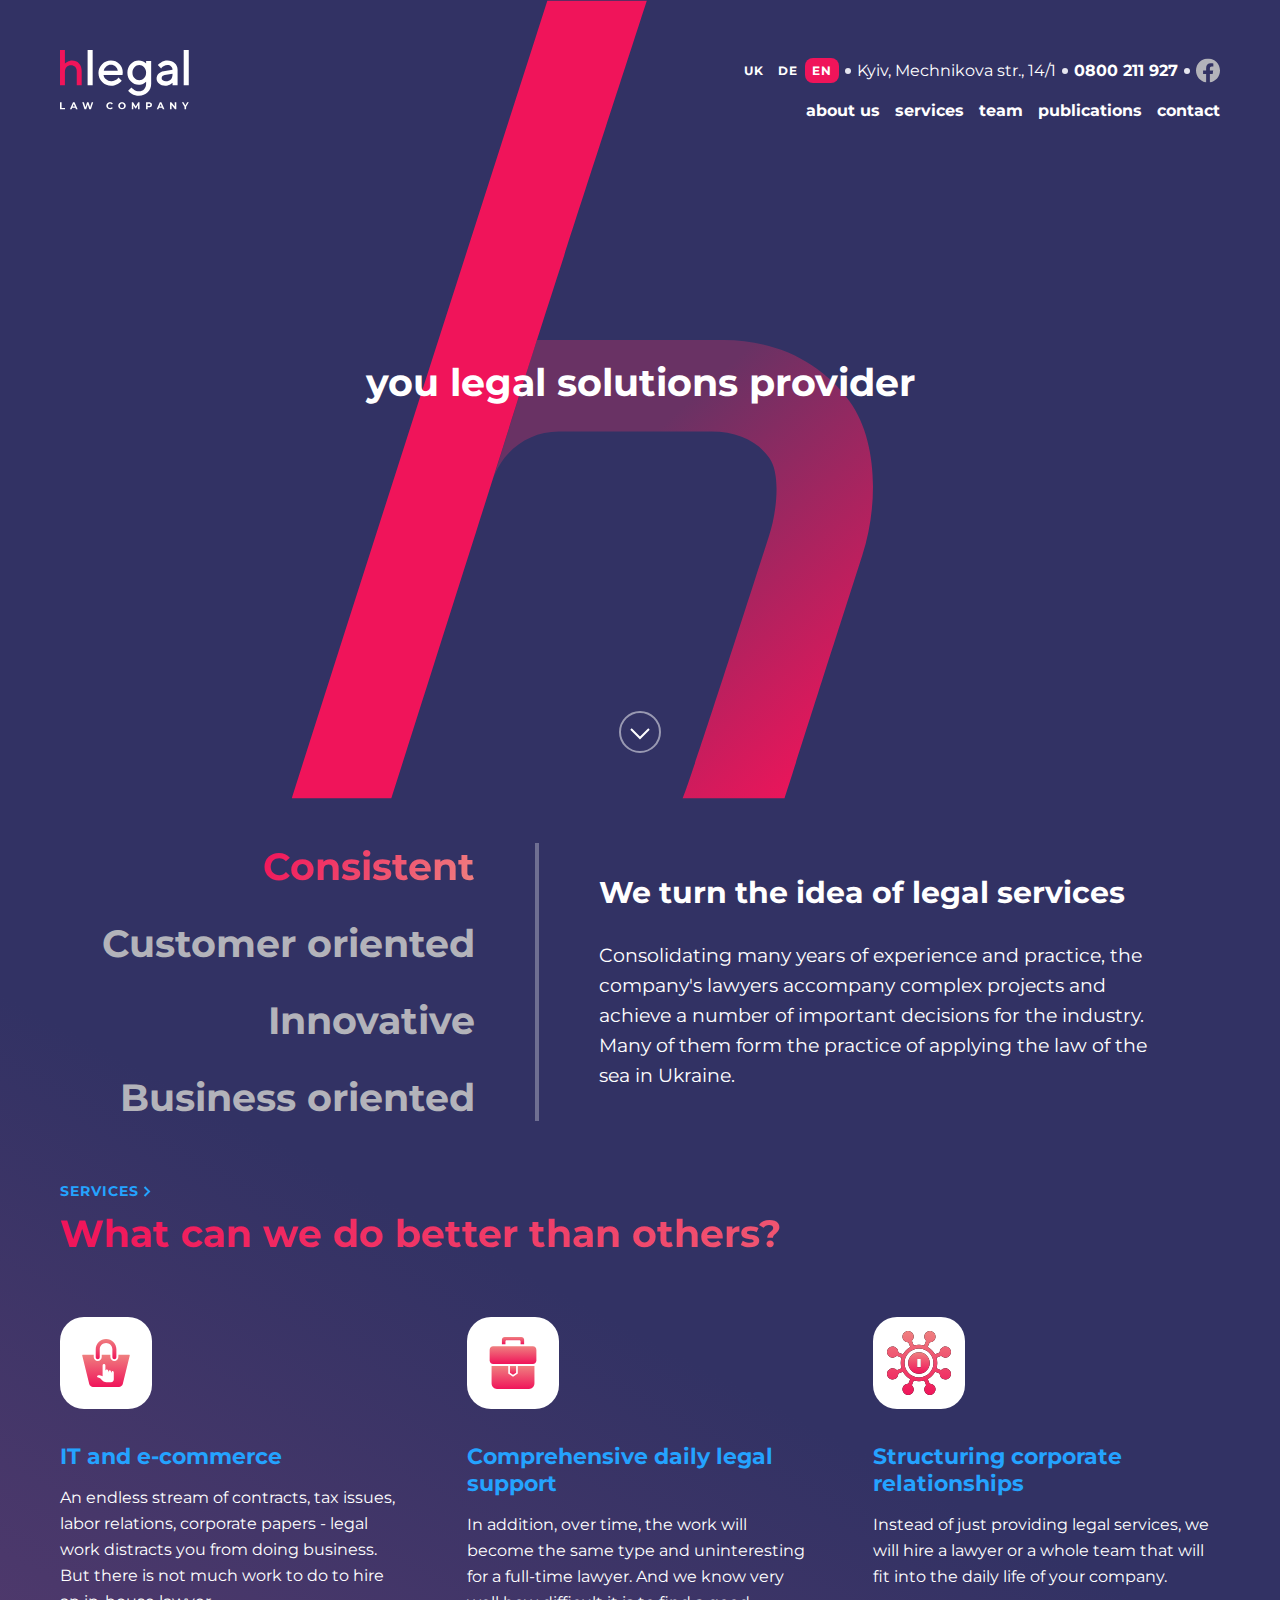
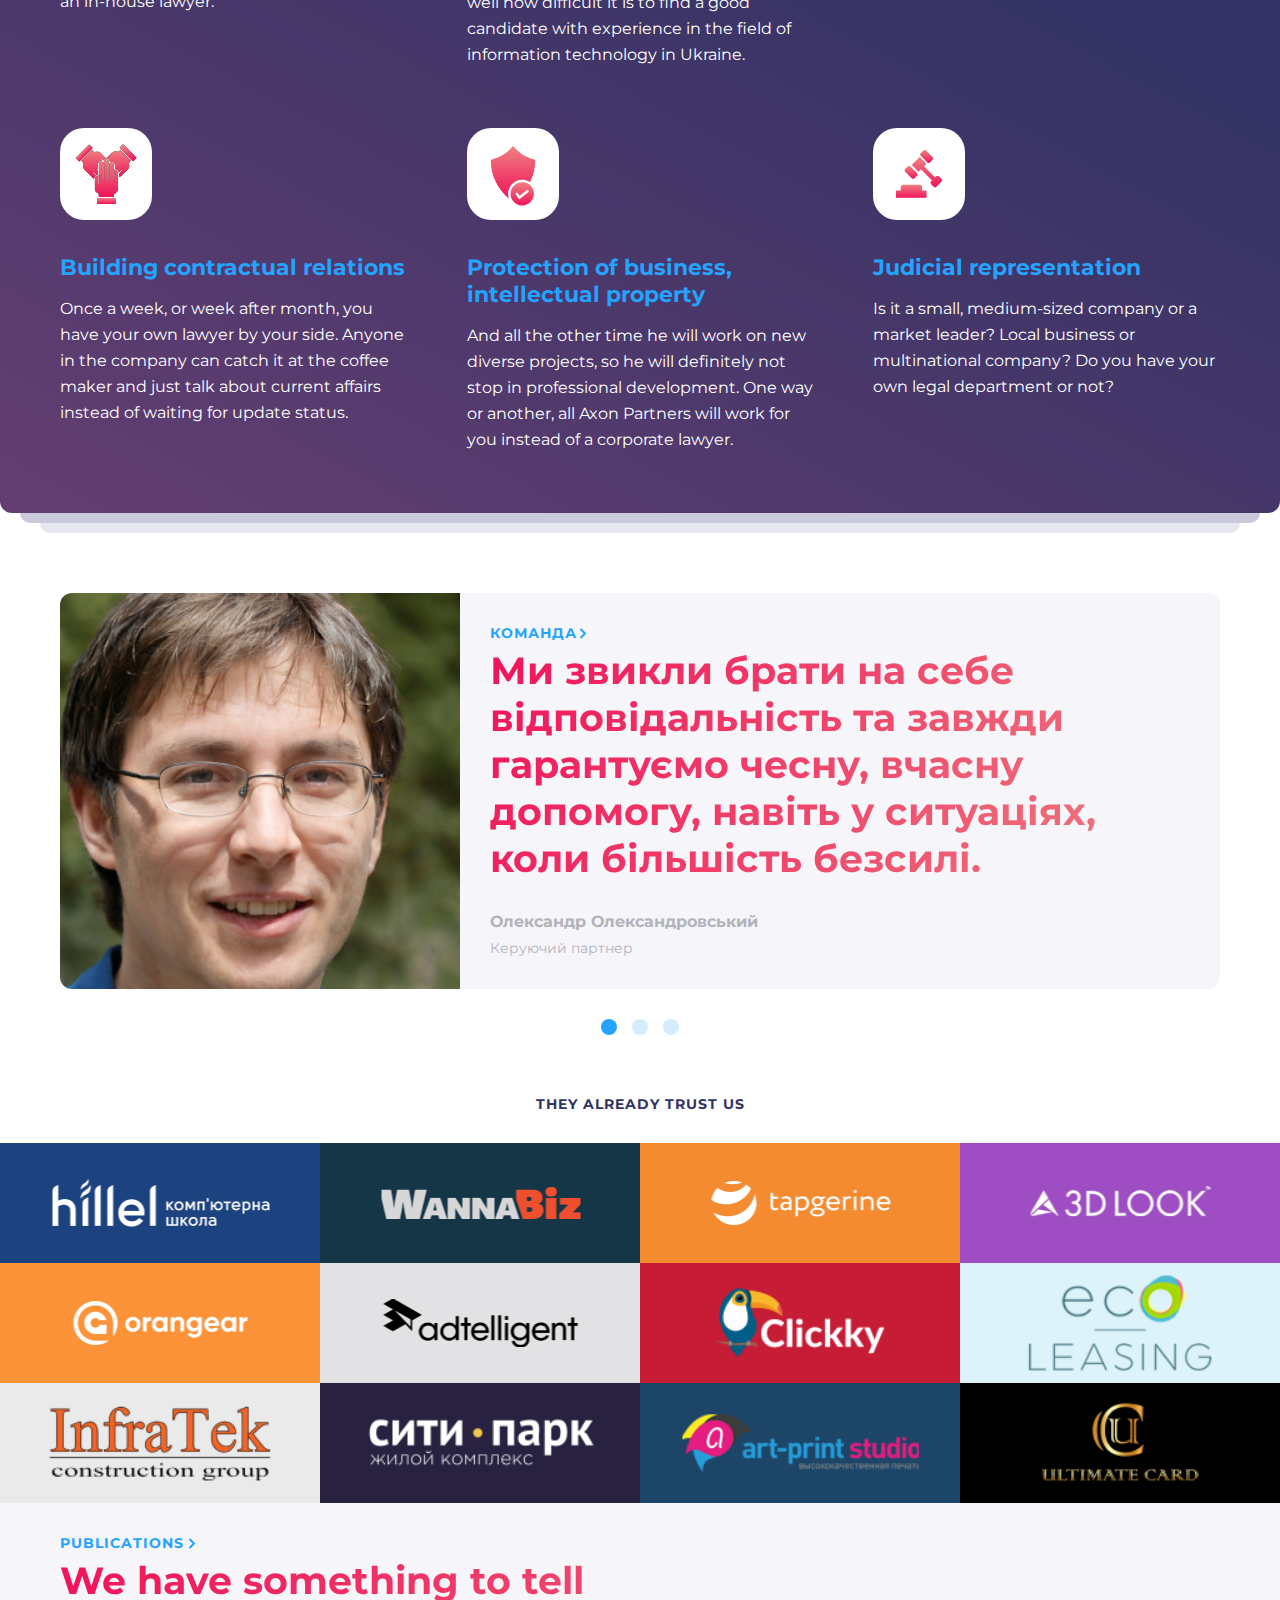
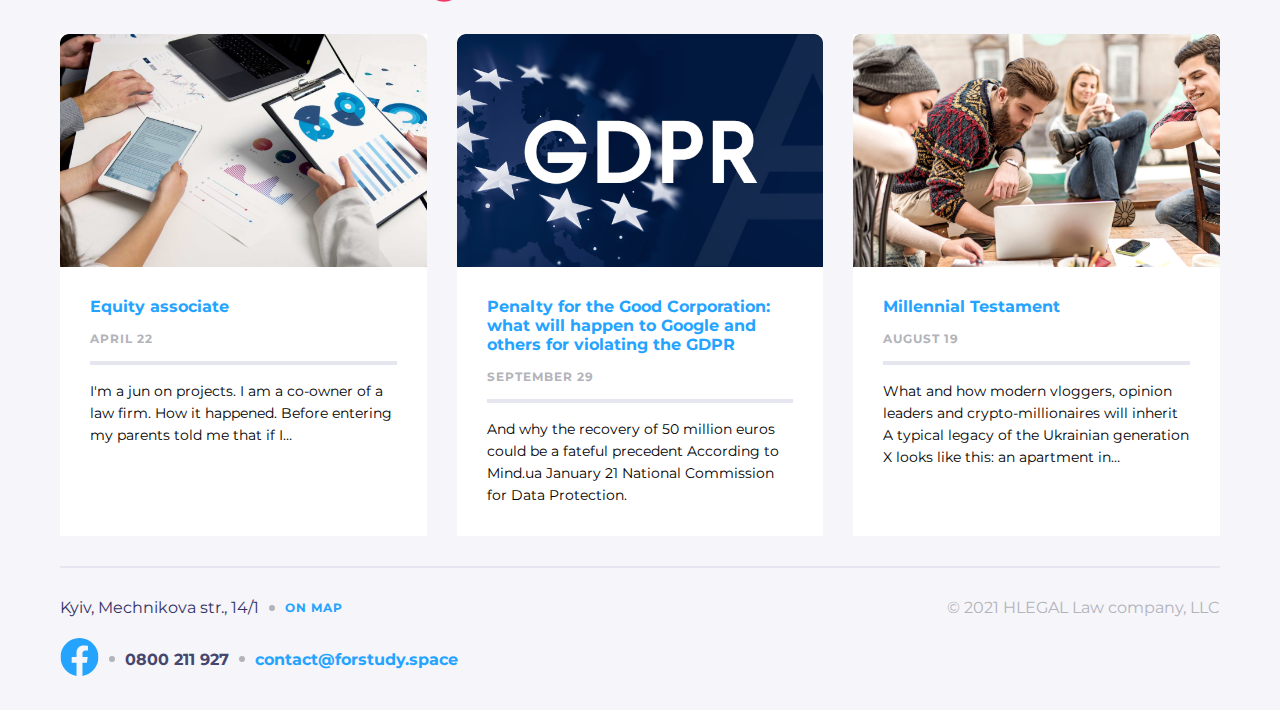
<file: index.html>
<!DOCTYPE html>
<html lang="en">

<head>
   <meta charset="UTF-8">
   <meta name="viewport" content="width=device-width, initial-scale=1.0">
   <link rel="preload" href="./fonts/Montserrat-Bold.woff" as="font" type="font/woff" crossorigin="anonymous">
   <link rel="preload" href="./fonts/Montserrat-Bold.woff2" as="font" type="font/woff" crossorigin="anonymous">
   <link rel="preload" href="./fonts/Montserrat-Regular.woff" as="font" type="font/woff" crossorigin="anonymous">
   <link rel="preload" href="./fonts/Montserrat-Regular.woff2" as="font" type="font/woff" crossorigin="anonymous">
   <link rel="stylesheet" href="css/style.css">
   <title>Homepage</title>
</head>

<body class="body">
   <div class="gradient">
      <div class="container container-header">

         <header class="header">
            <div class="header__info">
               <ul class="header__lang">
                  <li><a href="#">uk</a></li>
                  <li><a href="#">de</a></li>
                  <li><a class="active" href="#">en</a></li>
               </ul>
               <div class="header__adress">Kyiv, Mechnikova str., 14/1</div>
               <a class="header__phone" href="tel:0800211927">0800 211 927</a>
               <a class="header__fb" href="#" aria-label="facebook-logo">
                  <svg width="24" height="25" viewBox="0 0 24 25" fill="none" xmlns="http://www.w3.org/2000/svg">
                     <g clip-path="url(#clip0_22721_7601)">
                        <path class="hover"
                           d="M24 12.5733C24 5.90541 18.6274 0.5 12 0.5C5.37258 0.5 0 5.90541 0 12.5733C0 18.5995 4.38823 23.5943 10.125 24.5V16.0633H7.07813V12.5733H10.125V9.91343C10.125 6.88755 11.9165 5.21615 14.6576 5.21615C15.9705 5.21615 17.3438 5.45195 17.3438 5.45195V8.42313H15.8306C14.3399 8.42313 13.875 9.35379 13.875 10.3086V12.5733H17.2031L16.6711 16.0633H13.875V24.5C19.6118 23.5943 24 18.5995 24 12.5733Z"
                           fill="#B3B3BA" />
                     </g>
                     <defs>
                        <clipPath id="clip0_22721_7601">
                           <rect width="24" height="24" fill="white" transform="translate(0 0.5)" />
                        </clipPath>
                     </defs>
                  </svg>
               </a>
            </div>
            <div class="header__logo-box">
               <a class="logo" href="#">
                  <img class="header__logo-box-img" src="./img/logo.svg" alt="logo">
               </a>
               <div class="header__logo-box-page">
                  service
               </div>
            </div>
            <nav class="menu">
               <button class="menu__btn" type="button"></button>
               <ul class="menu__list">
                  <li><a class="menu__list-link" href="#">about us</a></li>
                  <li><a class="menu__list-link" href="#">services</a></li>
                  <li><a class="menu__list-link" href="#">team</a></li>
                  <li><a class="menu__list-link" href="#">publications</a></li>
                  <li><a class="menu__list-link" href="#">contact</a></li>
               </ul>
               <ul class="menu__burger">
                  <li><a class="menu__burger-link" href="#">about us</a></li>
                  <li><a class="menu__burger-link" href="#">послуги</a></li>
                  <li><a class="menu__burger-link" href="#">команда</a></li>
                  <li><a class="menu__burger-link red" href="#">публікації</a></li>
                  <li><a class="menu__burger-link bg" href="#">контакти</a></li>
               </ul>
            </nav>
         </header>

         <section class="solution">
            <h1 class="solution__title">you legal solutions provider</h1>
            <div class="solution__wrap">
               <a class="solution__wrap-link" href="#bottom" aria-label="link-to-section-below">
                  <svg xmlns="http://www.w3.org/2000/svg" width="42" height="42" viewBox="0 0 42 42" fill="none">
                     <g clip-path="url(#clip0_22728_11340)">
                        <circle class="circle" opacity="0.5" cx="21" cy="21" r="20" stroke="white" stroke-width="2" />
                        <path class=" circle circle-path" d="M12 18L21 27L30 18" stroke="white" stroke-width="2" />
                     </g>
                     <defs>
                        <clipPath id="clip0_22728_11340">
                           <rect width="42" height="42" fill="white" />
                        </clipPath>
                     </defs>
                  </svg>
               </a>
            </div>
         </section>
         <section class="scroll" id="bottom">
            <ul class="scroll__switch">
               <li><button class="scroll__switch-item active" type="button">Consistent</button></li>
               <li><button class="scroll__switch-item" type="button">Customer oriented</button></li>
               <li><button class="scroll__switch-item" type="button">Innovative</button></li>
               <li><button class="scroll__switch-item" type="button">Business oriented</button></li>
            </ul>
            <div class="scroll__content active">
               <h2 class="scroll__content-title">We turn the idea of legal services</h2>
               <p class="scroll__content-text active">Consolidating many years of experience and practice, the company's
                  lawyers accompany complex projects and achieve a number of important decisions for the industry. Many
                  of them form the practice of applying the law of the sea in Ukraine.</p>
            </div>
            <div class="scroll__content">
               <h2 class="scroll__content-title">We turn the idea of legal services</h2>
               <p class="scroll__content-text">Consolidating many years of experience and practice, the company's
                  lawyers accompany complex projects and achieve a number of important decisions for the industry. Many
                  of them form the practice of applying the law of the sea in Ukraine.</p>
            </div>
            <div class="scroll__content">
               <h2 class="scroll__content-title">We turn the idea of legal services</h2>
               <p class="scroll__content-text">Consolidating many years of experience and practice, the company's
                  lawyers accompany complex projects and achieve a number of important decisions for the industry. Many
                  of them form the practice of applying the law of the sea in Ukraine.</p>
            </div>
            <div class="scroll__content">
               <h2 class="scroll__content-title">We turn the idea of legal services</h2>
               <p class="scroll__content-text">Consolidating many years of experience and practice, the company's
                  lawyers accompany complex projects and achieve a number of important decisions for the industry. Many
                  of them form the practice of applying the law of the sea in Ukraine.</p>
            </div>
         </section>

         <section class="products">
            <a class="products__link" href="#">Services<svg xmlns="http://www.w3.org/2000/svg" width="12" height="13"
                  viewBox="0 0 12 13" fill="none">
                  <path class="products-hover" d="M3.5 2L8 6.5L3.5 11" stroke="#24A3FF" stroke-width="2" />
               </svg></a>
            <h2 class="products__title">What can we do better than others?</h2>
            <div class="products__wrap">
               <article class="products__wrap-item">
                  <a class="products__wrap-item-link" href="#"><svg width="92" height="92" viewBox="0 0 92 92"
                        fill="none" xmlns="http://www.w3.org/2000/svg">
                        <rect width="92" height="92" rx="24" fill="white" />
                        <path
                           d="M37.7339 42.125C38.8379 42.125 39.7339 41.229 39.7339 40.125V32.325C39.7339 28.838 42.5709 26 46.0579 26C49.5449 26 52.3829 28.838 52.3829 32.325V40.125C52.3829 41.229 53.2779 42.125 54.3829 42.125C55.4869 42.125 56.3829 41.229 56.3829 40.125V32.325C56.3839 26.632 51.7519 22 46.0579 22C40.3659 22 35.7339 26.632 35.7339 32.325V40.125C35.7339 41.229 36.6299 42.125 37.7339 42.125Z"
                           fill="url(#paint0_linear_22728_12612)" />
                        <path
                           d="M69 37.6309H58.384V40.1249C58.384 42.3309 56.59 44.1249 54.384 44.1249C52.178 44.1249 50.384 42.3309 50.384 40.1249V37.6309H41.735V40.1249C41.735 42.3309 39.941 44.1249 37.735 44.1249C35.529 44.1249 33.735 42.3309 33.735 40.1249V37.6309H23C22.448 37.6309 22.107 38.0659 22.238 38.6019L29.236 67.0989C29.658 68.7009 31.344 69.9999 33 69.9999H59C60.658 69.9999 62.342 68.7009 62.766 67.0989L69.762 38.6019C69.893 38.0649 69.553 37.6309 69 37.6309Z"
                           fill="url(#paint1_linear_22728_12612)" />
                        <path
                           d="M42.6001 48.4C42.6001 47.6265 43.2266 47 44.0001 47C44.7736 47 45.4001 47.6265 45.4001 48.4V55.35L45.4001 54C45.4001 53.2265 46.0266 52.6 46.8001 52.6C47.5736 52.6 48.2001 53.2265 48.2001 54V55.6764C48.2127 54.9141 48.8346 53.3 49.6 53.3C50.3731 53.3 50.9999 53.9268 51 54.7C51 54.7 51.0411 55.7411 51.1332 55.8033C51.3572 55.3285 51.8402 54 52.4 54C53.1732 54 53.8 54.6268 53.8 55.4V62.4C53.8 63.9463 52.5463 65.2 51 65.2H46.3198C44.8344 65.2 43.4099 64.6099 42.3599 63.5599L40.15 61.35L37 59.9402C37.0051 58.6033 38.0526 58.2 39.1 58.2C40.0023 58.2 40.8136 58.3407 42.6 59.25L42.6001 48.4Z"
                           fill="white" />
                        <defs>
                           <linearGradient id="paint0_linear_22728_12612" x1="46.0584" y1="22" x2="46.0584" y2="42.125"
                              gradientUnits="userSpaceOnUse">
                              <stop stop-color="#EF8080" />
                              <stop offset="1" stop-color="#F0145A" />
                           </linearGradient>
                           <linearGradient id="paint1_linear_22728_12612" x1="46" y1="37.6309" x2="46" y2="69.9999"
                              gradientUnits="userSpaceOnUse">
                              <stop stop-color="#EF8080" />
                              <stop offset="1" stop-color="#F0145A" />
                           </linearGradient>
                        </defs>
                     </svg></a>
                  <a class="products__wrap-item-title" href="#"><span class="span-upper">It</span> and e-commerce</a>
                  <p class="products__wrap-item-text">An endless stream of contracts, tax issues, labor relations,
                     corporate papers - legal work distracts you from doing business. But there is not much work to do
                     to hire an in-house lawyer.</p>
               </article>
               <article class="products__wrap-item">
                  <a class="products__wrap-item-link" href="#"><svg width="92" height="92" viewBox="0 0 92 92"
                        fill="none" xmlns="http://www.w3.org/2000/svg">
                        <rect width="92" height="92" rx="24" fill="white" />
                        <path fill-rule="evenodd" clip-rule="evenodd"
                           d="M67.4512 49.0781V66.3733C67.4512 69.4666 65.0269 72.0017 62.0631 72.0017H29.9701C27.0063 72.0017 24.582 69.4666 24.582 66.3733V49.0781H41.2481V56.5889L46.0166 59.7224L50.7851 56.5889V49.0781H67.4512Z"
                           fill="url(#paint0_linear_22728_12619)" />
                        <path fill-rule="evenodd" clip-rule="evenodd"
                           d="M42.9185 49.0781V55.6866L46.0166 57.7222L49.1146 55.6866V49.0781H42.9185Z"
                           fill="url(#paint1_linear_22728_12619)" />
                        <path fill-rule="evenodd" clip-rule="evenodd"
                           d="M26.0732 29.1445H65.9597C67.8421 29.1445 69.3805 30.8526 69.3805 32.94V43.1931C69.3805 45.2805 67.8421 46.9886 65.9597 46.9886H50.3137H41.7192H26.0732C24.1908 46.9886 22.6523 45.2805 22.6523 43.1931V32.94C22.6523 30.8526 24.1908 29.1445 26.0732 29.1445Z"
                           fill="url(#paint2_linear_22728_12619)" />
                        <path fill-rule="evenodd" clip-rule="evenodd"
                           d="M37.7117 19.9551H54.3213C55.8644 19.9551 57.1272 21.2179 57.1272 22.761V27.1384H53.5697V24.5516C53.5697 23.8542 52.9996 23.2817 52.3022 23.2817H39.7308C39.0334 23.2817 38.4633 23.8542 38.4633 24.5516V27.1384H34.9058V22.761C34.9058 21.2179 36.1686 19.9551 37.7117 19.9551Z"
                           fill="url(#paint3_linear_22728_12619)" />
                        <defs>
                           <linearGradient id="paint0_linear_22728_12619" x1="46.0166" y1="49.0781" x2="46.0166"
                              y2="72.0017" gradientUnits="userSpaceOnUse">
                              <stop stop-color="#EF8080" />
                              <stop offset="1" stop-color="#F0145A" />
                           </linearGradient>
                           <linearGradient id="paint1_linear_22728_12619" x1="46.0166" y1="49.0781" x2="46.0166"
                              y2="57.7222" gradientUnits="userSpaceOnUse">
                              <stop stop-color="#EF8080" />
                              <stop offset="1" stop-color="#F0145A" />
                           </linearGradient>
                           <linearGradient id="paint2_linear_22728_12619" x1="46.0164" y1="29.1445" x2="46.0164"
                              y2="46.9886" gradientUnits="userSpaceOnUse">
                              <stop stop-color="#EF8080" />
                              <stop offset="1" stop-color="#F0145A" />
                           </linearGradient>
                           <linearGradient id="paint3_linear_22728_12619" x1="46.0165" y1="19.9551" x2="46.0165"
                              y2="27.1384" gradientUnits="userSpaceOnUse">
                              <stop stop-color="#EF8080" />
                              <stop offset="1" stop-color="#F0145A" />
                           </linearGradient>
                        </defs>
                     </svg></a>
                  <a class="products__wrap-item-title" href="#">Comprehensive daily legal support</a>
                  <p class="products__wrap-item-text">In addition, over time, the work will become the same type and
                     uninteresting for a full-time lawyer. And we know very well how difficult it is to find a good
                     candidate with experience in the field of information technology in Ukraine.</p>
               </article>
               <article class="products__wrap-item">
                  <a class="products__wrap-item-link" href="#"><svg width="92" height="92" viewBox="0 0 92 92"
                        fill="none" xmlns="http://www.w3.org/2000/svg">
                        <rect width="92" height="92" rx="24" fill="white" />
                        <g clip-path="url(#clip0_22728_12626)">
                           <path
                              d="M74.5262 51.7273C73.8387 51.4426 73.115 51.2982 72.3751 51.2982C70.7434 51.2982 69.2361 51.9946 68.1895 53.1615L66.9695 52.6562L63.4894 51.2147C63.9833 49.5616 64.2498 47.8113 64.2498 45.9998C64.2498 44.1883 63.9831 42.4381 63.4894 40.7849L66.9695 39.3435L68.1895 38.8381C69.2361 40.0051 70.7434 40.7014 72.3751 40.7014C73.115 40.7014 73.8387 40.5571 74.5262 40.2722C77.3916 39.0852 78.7574 35.7883 77.5704 32.9227C76.6964 30.8128 74.6559 29.4493 72.3721 29.4493C71.6322 29.4493 70.9085 29.5937 70.221 29.8786C67.9627 30.814 66.6372 33.0598 66.7572 35.3722L65.5301 35.8805L62.0511 37.3215C60.361 34.208 57.7915 31.6383 54.678 29.9483L56.119 26.4694L56.6268 25.2436C56.7251 25.2487 56.8238 25.2517 56.9228 25.2517C59.2066 25.2517 61.247 23.8884 62.1211 21.7784C63.308 18.9129 61.9424 15.6159 59.0769 14.4289C58.3893 14.1444 57.6656 14 56.9258 14C54.6419 14 52.6015 15.3634 51.7274 17.4734C50.792 19.7316 51.4428 22.257 53.1628 23.8072L52.6563 25.0301L51.2148 28.5102C49.5617 28.0165 47.8114 27.7498 45.9999 27.7498C44.1884 27.7498 42.4382 28.0165 40.785 28.5102L39.3435 25.0301L38.8371 23.8072C40.557 22.257 41.2078 19.7316 40.2724 17.4732C39.3983 15.3634 37.3577 14 35.0739 14C34.3341 14 33.6103 14.1444 32.9228 14.4292C30.0574 15.6162 28.6917 18.9131 29.8787 21.7787C30.7527 23.8886 32.7932 25.2521 35.0769 25.2521C35.1759 25.2521 35.2746 25.2491 35.3729 25.244L35.8807 26.4697L37.3217 29.9487C34.2082 31.6388 31.6386 34.2083 29.9486 37.3218L26.4696 35.8808L25.2425 35.3726C25.3625 33.0602 24.037 30.8143 21.7787 29.8788C21.0912 29.5941 20.3675 29.4497 19.6276 29.4497C17.3437 29.4497 15.3033 30.8131 14.4292 32.9231C13.2423 35.7886 14.608 39.0856 17.4735 40.2726C18.161 40.5573 18.8847 40.7017 19.6246 40.7017C21.2563 40.7017 22.7636 40.0053 23.8102 38.8383L25.0302 39.3437L28.5103 40.7852C28.0164 42.4383 27.7499 44.1886 27.7499 46.0001C27.7499 47.8116 28.0166 49.5618 28.5103 51.2149L25.0301 52.6562L23.8101 53.1615C22.7635 51.9946 21.2562 51.2982 19.6245 51.2982C18.8846 51.2982 18.1608 51.4426 17.4733 51.7274C14.608 52.9144 13.2422 56.2113 14.4292 59.0769C15.3032 61.1868 17.3437 62.5503 19.6275 62.5503C20.3673 62.5503 21.0911 62.4059 21.7786 62.121C24.0368 61.1857 25.3623 58.9398 25.2423 56.6274L26.4694 56.1192L29.9484 54.6782C31.6386 57.7917 34.2081 60.3613 37.3216 62.0513L35.8806 65.5303L35.3728 66.756C35.2744 66.7509 35.1758 66.7479 35.0768 66.7479C32.7929 66.7479 30.7526 68.1113 29.8784 70.2213C28.6916 73.0868 30.0572 76.3838 32.9227 77.5708C33.6102 77.8555 34.3339 77.9999 35.0738 77.9999C37.3577 77.9999 39.3981 76.6365 40.2722 74.5265C41.2075 72.2683 40.5568 69.7429 38.8368 68.1926L39.3433 66.9698L40.7848 63.4897C42.4379 63.9834 44.1882 64.25 45.9997 64.25C47.8112 64.25 49.5614 63.9834 51.2145 63.4897L52.656 66.9698L53.1625 68.1926C51.4425 69.7429 50.7918 72.2683 51.7272 74.5266C52.6012 76.6365 54.6416 78 56.9254 78C57.6653 78 58.389 77.8556 59.0765 77.5708C61.9419 76.3838 63.3076 73.0869 62.1206 70.2213C61.2466 68.1114 59.2061 66.7479 56.9224 66.7479C56.8234 66.7479 56.7248 66.7509 56.6264 66.756L56.1186 65.5303L54.6776 62.0513C57.7911 60.3612 60.3608 57.7917 62.0508 54.6782L65.5298 56.1192L66.7569 56.6274C66.6369 58.9398 67.9624 61.1857 70.2206 62.1212C70.9081 62.4059 71.6319 62.5503 72.3717 62.5503C74.6556 62.5503 76.696 61.1869 77.5701 59.0769C78.7574 56.2113 77.3919 52.9143 74.5262 51.7273ZM45.9999 60.4998C38.0047 60.4998 31.4999 53.995 31.4999 45.9998C31.4999 38.0046 38.0047 31.4998 45.9999 31.4998C53.9952 31.4998 60.4999 38.0046 60.4999 45.9998C60.4999 53.995 53.995 60.4998 45.9999 60.4998Z"
                              fill="black" />
                           <path
                              d="M74.5262 51.7273C73.8387 51.4426 73.115 51.2982 72.3751 51.2982C70.7434 51.2982 69.2361 51.9946 68.1895 53.1615L66.9695 52.6562L63.4894 51.2147C63.9833 49.5616 64.2498 47.8113 64.2498 45.9998C64.2498 44.1883 63.9831 42.4381 63.4894 40.7849L66.9695 39.3435L68.1895 38.8381C69.2361 40.0051 70.7434 40.7014 72.3751 40.7014C73.115 40.7014 73.8387 40.5571 74.5262 40.2722C77.3916 39.0852 78.7574 35.7883 77.5704 32.9227C76.6964 30.8128 74.6559 29.4493 72.3721 29.4493C71.6322 29.4493 70.9085 29.5937 70.221 29.8786C67.9627 30.814 66.6372 33.0598 66.7572 35.3722L65.5301 35.8805L62.0511 37.3215C60.361 34.208 57.7915 31.6383 54.678 29.9483L56.119 26.4694L56.6268 25.2436C56.7251 25.2487 56.8238 25.2517 56.9228 25.2517C59.2066 25.2517 61.247 23.8884 62.1211 21.7784C63.308 18.9129 61.9424 15.6159 59.0769 14.4289C58.3893 14.1444 57.6656 14 56.9258 14C54.6419 14 52.6015 15.3634 51.7274 17.4734C50.792 19.7316 51.4428 22.257 53.1628 23.8072L52.6563 25.0301L51.2148 28.5102C49.5617 28.0165 47.8114 27.7498 45.9999 27.7498C44.1884 27.7498 42.4382 28.0165 40.785 28.5102L39.3435 25.0301L38.8371 23.8072C40.557 22.257 41.2078 19.7316 40.2724 17.4732C39.3983 15.3634 37.3577 14 35.0739 14C34.3341 14 33.6103 14.1444 32.9228 14.4292C30.0574 15.6162 28.6917 18.9131 29.8787 21.7787C30.7527 23.8886 32.7932 25.2521 35.0769 25.2521C35.1759 25.2521 35.2746 25.2491 35.3729 25.244L35.8807 26.4697L37.3217 29.9487C34.2082 31.6388 31.6386 34.2083 29.9486 37.3218L26.4696 35.8808L25.2425 35.3726C25.3625 33.0602 24.037 30.8143 21.7787 29.8788C21.0912 29.5941 20.3675 29.4497 19.6276 29.4497C17.3437 29.4497 15.3033 30.8131 14.4292 32.9231C13.2423 35.7886 14.608 39.0856 17.4735 40.2726C18.161 40.5573 18.8847 40.7017 19.6246 40.7017C21.2563 40.7017 22.7636 40.0053 23.8102 38.8383L25.0302 39.3437L28.5103 40.7852C28.0164 42.4383 27.7499 44.1886 27.7499 46.0001C27.7499 47.8116 28.0166 49.5618 28.5103 51.2149L25.0301 52.6562L23.8101 53.1615C22.7635 51.9946 21.2562 51.2982 19.6245 51.2982C18.8846 51.2982 18.1608 51.4426 17.4733 51.7274C14.608 52.9144 13.2422 56.2113 14.4292 59.0769C15.3032 61.1868 17.3437 62.5503 19.6275 62.5503C20.3673 62.5503 21.0911 62.4059 21.7786 62.121C24.0368 61.1857 25.3623 58.9398 25.2423 56.6274L26.4694 56.1192L29.9484 54.6782C31.6386 57.7917 34.2081 60.3613 37.3216 62.0513L35.8806 65.5303L35.3728 66.756C35.2744 66.7509 35.1758 66.7479 35.0768 66.7479C32.7929 66.7479 30.7526 68.1113 29.8784 70.2213C28.6916 73.0868 30.0572 76.3838 32.9227 77.5708C33.6102 77.8555 34.3339 77.9999 35.0738 77.9999C37.3577 77.9999 39.3981 76.6365 40.2722 74.5265C41.2075 72.2683 40.5568 69.7429 38.8368 68.1926L39.3433 66.9698L40.7848 63.4897C42.4379 63.9834 44.1882 64.25 45.9997 64.25C47.8112 64.25 49.5614 63.9834 51.2145 63.4897L52.656 66.9698L53.1625 68.1926C51.4425 69.7429 50.7918 72.2683 51.7272 74.5266C52.6012 76.6365 54.6416 78 56.9254 78C57.6653 78 58.389 77.8556 59.0765 77.5708C61.9419 76.3838 63.3076 73.0869 62.1206 70.2213C61.2466 68.1114 59.2061 66.7479 56.9224 66.7479C56.8234 66.7479 56.7248 66.7509 56.6264 66.756L56.1186 65.5303L54.6776 62.0513C57.7911 60.3612 60.3608 57.7917 62.0508 54.6782L65.5298 56.1192L66.7569 56.6274C66.6369 58.9398 67.9624 61.1857 70.2206 62.1212C70.9081 62.4059 71.6319 62.5503 72.3717 62.5503C74.6556 62.5503 76.696 61.1869 77.5701 59.0769C78.7574 56.2113 77.3919 52.9143 74.5262 51.7273ZM45.9999 60.4998C38.0047 60.4998 31.4999 53.995 31.4999 45.9998C31.4999 38.0046 38.0047 31.4998 45.9999 31.4998C53.9952 31.4998 60.4999 38.0046 60.4999 45.9998C60.4999 53.995 53.995 60.4998 45.9999 60.4998Z"
                              fill="url(#paint0_linear_22728_12626)" />
                           <path
                              d="M46 35.25C40.0725 35.25 35.25 40.0725 35.25 46C35.25 51.9275 40.0725 56.75 46 56.75C51.9275 56.75 56.75 51.9275 56.75 46C56.75 40.0725 51.9275 35.25 46 35.25ZM47.875 50.125H44.125V41.875H47.875V50.125Z"
                              fill="black" />
                           <path
                              d="M46 35.25C40.0725 35.25 35.25 40.0725 35.25 46C35.25 51.9275 40.0725 56.75 46 56.75C51.9275 56.75 56.75 51.9275 56.75 46C56.75 40.0725 51.9275 35.25 46 35.25ZM47.875 50.125H44.125V41.875H47.875V50.125Z"
                              fill="url(#paint1_linear_22728_12626)" />
                        </g>
                        <defs>
                           <linearGradient id="paint0_linear_22728_12626" x1="45.9998" y1="14" x2="45.9998" y2="78"
                              gradientUnits="userSpaceOnUse">
                              <stop stop-color="#EF8080" />
                              <stop offset="1" stop-color="#F0145A" />
                           </linearGradient>
                           <linearGradient id="paint1_linear_22728_12626" x1="46" y1="35.25" x2="46" y2="56.75"
                              gradientUnits="userSpaceOnUse">
                              <stop stop-color="#EF8080" />
                              <stop offset="1" stop-color="#F0145A" />
                           </linearGradient>
                           <clipPath id="clip0_22728_12626">
                              <rect width="64" height="64" fill="white" transform="translate(14 14)" />
                           </clipPath>
                        </defs>
                     </svg></a>
                  <a class="products__wrap-item-title" href="#"> Structuring corporate relationships</a>
                  <p class="products__wrap-item-text">Instead of just providing legal services, we will hire a lawyer or
                     a whole team that will fit into the daily life of your company.</p>
               </article>
               <article class="products__wrap-item">
                  <a class="products__wrap-item-link" href="#"><svg width="92" height="92" viewBox="0 0 92 92"
                        fill="none" xmlns="http://www.w3.org/2000/svg">
                        <rect width="92" height="92" rx="24" fill="white" />
                        <path d="M56.0059 70H37.0059V76H56.0059V70Z" fill="black" />
                        <path d="M56.0059 70H37.0059V76H56.0059V70Z" fill="url(#paint0_linear_22728_12633)" />
                        <path d="M29.1728 16.4517L15.7378 29.8867L19.2733 33.4223L32.7084 19.9872L29.1728 16.4517Z"
                           fill="black" />
                        <path d="M29.1728 16.4517L15.7378 29.8867L19.2733 33.4223L32.7084 19.9872L29.1728 16.4517Z"
                           fill="url(#paint1_linear_22728_12633)" />
                        <path d="M63.1127 16.3199L59.5771 19.8555L73.0122 33.2905L76.5477 29.755L63.1127 16.3199Z"
                           fill="black" />
                        <path d="M63.1127 16.3199L59.5771 19.8555L73.0122 33.2905L76.5477 29.755L63.1127 16.3199Z"
                           fill="url(#paint2_linear_22728_12633)" />
                        <path
                           d="M58.5564 23.7084L55.8651 23.5944C55.089 23.4848 54.2981 23.5571 53.5548 23.8056C52.8115 24.054 52.1361 24.4718 51.5819 25.026L46.0775 30.5305L40.3239 24.7769C39.8244 24.2888 39.2011 23.9463 38.5214 23.7861C37.8416 23.626 37.131 23.6543 36.4661 23.868C35.8388 24.0587 35.1715 24.0755 34.5355 23.9164C33.8995 23.7573 33.3186 23.4284 32.8551 22.9648L32.0012 22.1109L21.3945 32.7175L23.1225 34.4455L23.0085 37.1368C22.8989 37.9128 22.9712 38.7037 23.2197 39.447C23.4681 40.1903 23.8859 40.8657 24.4401 41.4199L34.0525 51.0324C34.181 49.7705 34.7856 48.6051 35.7432 47.7734L32.7482 44.7785L33.4553 44.0714L36.5836 47.1996C37.027 46.9472 37.5068 46.7649 38.0059 46.6591V42.9651L36.2838 41.243L36.9908 40.5358L38.0059 41.5509V36.201C37.9948 35.3168 38.3086 34.4592 38.8879 33.791C39.4672 33.1228 40.2716 32.6904 41.1485 32.576C41.4792 32.544 41.8128 32.559 42.1393 32.6208L40.9098 31.3914L41.6169 30.6843L43.4131 32.4804C43.7312 31.864 44.2233 31.3547 44.8283 31.0154C45.4333 30.6762 46.1246 30.5221 46.8165 30.5721C47.6513 30.6697 48.4258 31.0562 49.0057 31.6647C49.5855 32.2733 49.9342 33.0655 49.9913 33.9041C50.5596 33.634 51.1894 33.5194 51.8165 33.5721C52.7075 33.6788 53.5273 34.1126 54.1166 34.7895C54.7059 35.4663 55.0229 36.3379 55.0059 37.2352V40.6591C55.916 40.8491 56.7551 41.289 57.4292 41.9293C58.1032 42.5696 58.5855 43.3851 58.822 44.2842L61.6105 41.4957L62.3176 42.2029L59.0023 45.5181C59.0024 45.5319 59.0059 45.5447 59.0059 45.5585V48.8785C59.9043 48.7845 60.7437 48.3864 61.3848 47.7501L68.225 40.9099C68.7131 40.4104 69.0556 39.7871 69.2158 39.1073C69.3759 38.4276 69.3476 37.7169 69.1339 37.0521C68.9431 36.4248 68.9264 35.7575 69.0855 35.1215C69.2445 34.4854 69.5735 33.9046 70.0371 33.441L70.8909 32.5871L60.2844 21.9805L58.5564 23.7084Z"
                           fill="black" />
                        <path
                           d="M58.5564 23.7084L55.8651 23.5944C55.089 23.4848 54.2981 23.5571 53.5548 23.8056C52.8115 24.054 52.1361 24.4718 51.5819 25.026L46.0775 30.5305L40.3239 24.7769C39.8244 24.2888 39.2011 23.9463 38.5214 23.7861C37.8416 23.626 37.131 23.6543 36.4661 23.868C35.8388 24.0587 35.1715 24.0755 34.5355 23.9164C33.8995 23.7573 33.3186 23.4284 32.8551 22.9648L32.0012 22.1109L21.3945 32.7175L23.1225 34.4455L23.0085 37.1368C22.8989 37.9128 22.9712 38.7037 23.2197 39.447C23.4681 40.1903 23.8859 40.8657 24.4401 41.4199L34.0525 51.0324C34.181 49.7705 34.7856 48.6051 35.7432 47.7734L32.7482 44.7785L33.4553 44.0714L36.5836 47.1996C37.027 46.9472 37.5068 46.7649 38.0059 46.6591V42.9651L36.2838 41.243L36.9908 40.5358L38.0059 41.5509V36.201C37.9948 35.3168 38.3086 34.4592 38.8879 33.791C39.4672 33.1228 40.2716 32.6904 41.1485 32.576C41.4792 32.544 41.8128 32.559 42.1393 32.6208L40.9098 31.3914L41.6169 30.6843L43.4131 32.4804C43.7312 31.864 44.2233 31.3547 44.8283 31.0154C45.4333 30.6762 46.1246 30.5221 46.8165 30.5721C47.6513 30.6697 48.4258 31.0562 49.0057 31.6647C49.5855 32.2733 49.9342 33.0655 49.9913 33.9041C50.5596 33.634 51.1894 33.5194 51.8165 33.5721C52.7075 33.6788 53.5273 34.1126 54.1166 34.7895C54.7059 35.4663 55.0229 36.3379 55.0059 37.2352V40.6591C55.916 40.8491 56.7551 41.289 57.4292 41.9293C58.1032 42.5696 58.5855 43.3851 58.822 44.2842L61.6105 41.4957L62.3176 42.2029L59.0023 45.5181C59.0024 45.5319 59.0059 45.5447 59.0059 45.5585V48.8785C59.9043 48.7845 60.7437 48.3864 61.3848 47.7501L68.225 40.9099C68.7131 40.4104 69.0556 39.7871 69.2158 39.1073C69.3759 38.4276 69.3476 37.7169 69.1339 37.0521C68.9431 36.4248 68.9264 35.7575 69.0855 35.1215C69.2445 34.4854 69.5735 33.9046 70.0371 33.441L70.8909 32.5871L60.2844 21.9805L58.5564 23.7084Z"
                           fill="url(#paint3_linear_22728_12633)" />
                        <path
                           d="M43.8802 35.6901C43.8042 35.0405 43.4757 34.4468 42.9657 34.0373C42.4557 33.6278 41.8051 33.4353 41.1544 33.5015C40.5232 33.5886 39.946 33.9046 39.5326 34.3894C39.1192 34.8742 38.8984 35.4941 38.9121 36.1311V47.4885C37.8512 47.4885 36.8338 47.9099 36.0837 48.66C35.3335 49.4102 34.9121 50.4276 34.9121 51.4885V61.1619C34.9202 61.8603 35.1187 62.5432 35.4861 63.1371C35.8536 63.7311 36.376 64.2135 36.9973 64.5325C37.5757 64.8412 38.0594 65.3012 38.3967 65.8634C38.734 66.4256 38.9121 67.0689 38.9121 67.7245V68.9321H53.9121V66.4885L55.8958 64.6661C56.522 64.1948 57.0301 63.5844 57.38 62.8831C57.73 62.1818 57.9121 61.4088 57.9121 60.6251V45.4885C57.9121 44.4276 57.4907 43.4102 56.7405 42.66C55.9904 41.9099 54.973 41.4885 53.9121 41.4885V37.1659C53.9291 36.5187 53.706 35.888 53.2857 35.3955C52.8655 34.903 52.2778 34.5834 51.636 34.4983C51.006 34.4426 50.3785 34.6285 49.8804 35.0183C49.3824 35.408 49.0511 35.9725 48.9537 36.5974H49.4121V52.0407H48.4121V36.5974H48.9121V34.1659C48.9291 33.5187 48.706 32.888 48.2857 32.3955C47.8655 31.903 47.2778 31.5834 46.636 31.4983C46.2902 31.4673 45.9417 31.5086 45.6128 31.6196C45.2838 31.7306 44.9816 31.909 44.7254 32.1432C44.4691 32.3775 44.2645 32.6625 44.1245 32.9802C43.9845 33.2979 43.9121 33.6413 43.9121 33.9885V35.6901H44.4121V51.1335H43.4121V35.6901H43.8802ZM39.3113 56.0407H38.3113V48.0407H39.3113V56.0407ZM53.4121 41.799H54.4121V52.2423H53.4121V41.799Z"
                           fill="black" />
                        <path
                           d="M43.8802 35.6901C43.8042 35.0405 43.4757 34.4468 42.9657 34.0373C42.4557 33.6278 41.8051 33.4353 41.1544 33.5015C40.5232 33.5886 39.946 33.9046 39.5326 34.3894C39.1192 34.8742 38.8984 35.4941 38.9121 36.1311V47.4885C37.8512 47.4885 36.8338 47.9099 36.0837 48.66C35.3335 49.4102 34.9121 50.4276 34.9121 51.4885V61.1619C34.9202 61.8603 35.1187 62.5432 35.4861 63.1371C35.8536 63.7311 36.376 64.2135 36.9973 64.5325C37.5757 64.8412 38.0594 65.3012 38.3967 65.8634C38.734 66.4256 38.9121 67.0689 38.9121 67.7245V68.9321H53.9121V66.4885L55.8958 64.6661C56.522 64.1948 57.0301 63.5844 57.38 62.8831C57.73 62.1818 57.9121 61.4088 57.9121 60.6251V45.4885C57.9121 44.4276 57.4907 43.4102 56.7405 42.66C55.9904 41.9099 54.973 41.4885 53.9121 41.4885V37.1659C53.9291 36.5187 53.706 35.888 53.2857 35.3955C52.8655 34.903 52.2778 34.5834 51.636 34.4983C51.006 34.4426 50.3785 34.6285 49.8804 35.0183C49.3824 35.408 49.0511 35.9725 48.9537 36.5974H49.4121V52.0407H48.4121V36.5974H48.9121V34.1659C48.9291 33.5187 48.706 32.888 48.2857 32.3955C47.8655 31.903 47.2778 31.5834 46.636 31.4983C46.2902 31.4673 45.9417 31.5086 45.6128 31.6196C45.2838 31.7306 44.9816 31.909 44.7254 32.1432C44.4691 32.3775 44.2645 32.6625 44.1245 32.9802C43.9845 33.2979 43.9121 33.6413 43.9121 33.9885V35.6901H44.4121V51.1335H43.4121V35.6901H43.8802ZM39.3113 56.0407H38.3113V48.0407H39.3113V56.0407ZM53.4121 41.799H54.4121V52.2423H53.4121V41.799Z"
                           fill="url(#paint4_linear_22728_12633)" />
                        <defs>
                           <linearGradient id="paint0_linear_22728_12633" x1="46.5059" y1="70" x2="46.5059" y2="76"
                              gradientUnits="userSpaceOnUse">
                              <stop stop-color="#EF8080" />
                              <stop offset="1" stop-color="#F0145A" />
                           </linearGradient>
                           <linearGradient id="paint1_linear_22728_12633" x1="22.4553" y1="23.1692" x2="25.9909"
                              y2="26.7047" gradientUnits="userSpaceOnUse">
                              <stop stop-color="#EF8080" />
                              <stop offset="1" stop-color="#F0145A" />
                           </linearGradient>
                           <linearGradient id="paint2_linear_22728_12633" x1="61.3449" y1="18.0877" x2="74.78"
                              y2="31.5228" gradientUnits="userSpaceOnUse">
                              <stop stop-color="#EF8080" />
                              <stop offset="1" stop-color="#F0145A" />
                           </linearGradient>
                           <linearGradient id="paint3_linear_22728_12633" x1="46.1427" y1="21.9805" x2="46.1427"
                              y2="51.0324" gradientUnits="userSpaceOnUse">
                              <stop stop-color="#EF8080" />
                              <stop offset="1" stop-color="#F0145A" />
                           </linearGradient>
                           <linearGradient id="paint4_linear_22728_12633" x1="46.4121" y1="31.4883" x2="46.4121"
                              y2="68.9321" gradientUnits="userSpaceOnUse">
                              <stop stop-color="#EF8080" />
                              <stop offset="1" stop-color="#F0145A" />
                           </linearGradient>
                        </defs>
                     </svg></a>
                  <a class="products__wrap-item-title" href="#">Building contractual relations</a>
                  <p class="products__wrap-item-text">Once a week, or week after month, you have your own lawyer by your
                     side. Anyone in the company can catch it at the coffee maker and just talk about current affairs
                     instead of waiting for update status.</p>
               </article>
               <article class="products__wrap-item">
                  <a class="products__wrap-item-link" href="#"><svg width="92" height="92" viewBox="0 0 92 92"
                        fill="none" xmlns="http://www.w3.org/2000/svg">
                        <rect width="92" height="92" rx="24" fill="white" />
                        <path
                           d="M55.2317 51.6961C57.5839 51.6961 59.9096 52.2844 61.9577 53.3974C62.3296 53.5979 62.6709 53.8368 63.0194 54.0667C66.3807 47.4869 68.1545 40.5278 68.1545 33.7388C68.1545 33.3573 68.1545 32.9634 68.1423 32.5696C68.1177 32.0158 67.7238 31.5358 67.1699 31.4127C59.7361 29.7881 53.0038 25.7634 47.7115 19.7819L46.9238 18.8834C46.6899 18.6127 46.3577 18.465 46.0007 18.465C45.6192 18.4158 45.3238 18.6004 45.0899 18.8589L43.8838 20.1881C38.8623 25.7142 32.5361 29.5296 25.5946 31.2281L24.7946 31.425C24.253 31.5481 23.8715 32.0281 23.8592 32.5819C23.4161 49.8865 33.6315 62.3296 38.0377 66.8834C39.2306 68.1082 40.5606 69.3256 41.8253 70.3319C41.3509 68.9011 41.0779 67.3957 41.0779 65.8499C41.0779 58.0452 47.427 51.6961 55.2317 51.6961Z"
                           fill="url(#paint0_linear_22728_12640)" />
                        <path
                           d="M60.7822 55.5593C59.0837 54.6363 57.1637 54.1562 55.2314 54.1562C48.7822 54.1562 43.5391 59.3993 43.5391 65.8486C43.5391 68.027 44.1299 70.1562 45.2622 71.9778C47.416 75.4609 51.133 77.5409 55.2314 77.5409C61.6683 77.5409 66.9237 72.2978 66.9237 65.8486C66.9237 61.5409 64.5729 57.6024 60.7822 55.5593ZM61.2196 64.2918L52.0747 71.4084L48.9527 66.5249C48.5862 65.9522 48.7538 65.1914 49.3265 64.8254C49.8999 64.4588 50.6613 64.6277 51.0261 65.1992L52.6937 67.8074L59.7076 62.3495C60.243 61.9318 61.0171 62.0273 61.4347 62.5646C61.8524 63.1013 61.7556 63.8747 61.2196 64.2918Z"
                           fill="url(#paint1_linear_22728_12640)" />
                        <defs>
                           <linearGradient id="paint0_linear_22728_12640" x1="45.9999" y1="18.457" x2="45.9999"
                              y2="70.3319" gradientUnits="userSpaceOnUse">
                              <stop stop-color="#EF8080" />
                              <stop offset="1" stop-color="#F0145A" />
                           </linearGradient>
                           <linearGradient id="paint1_linear_22728_12640" x1="55.2314" y1="54.1562" x2="55.2314"
                              y2="77.5409" gradientUnits="userSpaceOnUse">
                              <stop stop-color="#EF8080" />
                              <stop offset="1" stop-color="#F0145A" />
                           </linearGradient>
                        </defs>
                     </svg>
                  </a>
                  <a class="products__wrap-item-title" href="#">Protection of business, intellectual property</a>
                  <p class="products__wrap-item-text">And all the other time he will work on new diverse projects, so he
                     will definitely not stop in professional development. One way or another, all Axon Partners will
                     work for you instead of a corporate lawyer.</p>
               </article>
               <article class="products__wrap-item">
                  <a class="products__wrap-item-link" href="#"><svg width="92" height="92" viewBox="0 0 92 92"
                        fill="none" xmlns="http://www.w3.org/2000/svg">
                        <rect width="92" height="92" rx="24" fill="white" />
                        <path
                           d="M54.3522 34.389C55.0842 35.121 56.2702 35.123 57.0022 34.389L59.6102 31.781C60.3412 31.049 60.3392 29.863 59.6102 29.13L53.0272 22.549C52.2972 21.817 51.1112 21.817 50.3792 22.549L47.7702 25.157C47.0402 25.889 47.0402 27.075 47.7702 27.805L54.3522 34.389Z"
                           fill="url(#paint0_linear_22728_12647)" />
                        <path
                           d="M38.766 50.2652C39.497 50.9942 40.683 50.9942 41.414 50.2652L44.023 47.6553C44.755 46.9253 44.755 45.7383 44.023 45.0063L37.44 38.4233C36.709 37.6933 35.523 37.6913 34.791 38.4233L32.183 41.0312C31.451 41.7632 31.453 42.9492 32.183 43.6812L38.766 50.2652Z"
                           fill="url(#paint1_linear_22728_12647)" />
                        <path
                           d="M68.6481 50.8912L66.0011 48.2412C65.2671 47.5112 64.0841 47.5112 63.3531 48.2412L62.1921 49.4012L50.9871 38.1942L53.4141 35.7662L46.6811 29.0352L44.2531 31.4632L41.1611 34.5532L38.7871 36.9272L45.5191 43.6602L47.8961 41.2872L59.0991 52.4922L58.0511 53.5412C57.3191 54.2702 57.3171 55.4572 58.0511 56.1892L60.6981 58.8372C61.4321 59.5712 62.6171 59.5712 63.3481 58.8372L68.6471 53.5402C69.3801 52.8072 69.3801 51.6232 68.6481 50.8912Z"
                           fill="url(#paint2_linear_22728_12647)" />
                        <path
                           d="M49.077 58.9425C49.077 57.7435 48.105 56.7695 46.904 56.7695H29.936C28.736 56.7695 27.763 57.7435 27.763 58.9425V62.4695H23V69.8585H53.558V62.4695H49.077V58.9425Z"
                           fill="url(#paint3_linear_22728_12647)" />
                        <defs>
                           <linearGradient id="paint0_linear_22728_12647" x1="53.6902" y1="22" x2="53.6902" y2="34.9388"
                              gradientUnits="userSpaceOnUse">
                              <stop stop-color="#EF8080" />
                              <stop offset="1" stop-color="#F0145A" />
                           </linearGradient>
                           <linearGradient id="paint1_linear_22728_12647" x1="38.1034" y1="37.875" x2="38.1034"
                              y2="50.812" gradientUnits="userSpaceOnUse">
                              <stop stop-color="#EF8080" />
                              <stop offset="1" stop-color="#F0145A" />
                           </linearGradient>
                           <linearGradient id="paint2_linear_22728_12647" x1="53.992" y1="29.0352" x2="53.992"
                              y2="59.3877" gradientUnits="userSpaceOnUse">
                              <stop stop-color="#EF8080" />
                              <stop offset="1" stop-color="#F0145A" />
                           </linearGradient>
                           <linearGradient id="paint3_linear_22728_12647" x1="38.279" y1="56.7695" x2="38.279"
                              y2="69.8585" gradientUnits="userSpaceOnUse">
                              <stop stop-color="#EF8080" />
                              <stop offset="1" stop-color="#F0145A" />
                           </linearGradient>
                        </defs>
                     </svg>
                  </a>
                  <a class="products__wrap-item-title" href="#">Judicial representation</a>
                  <p class="products__wrap-item-text">Is it a small, medium-sized company or a market leader? Local
                     business or multinational company? Do you have your own legal department or not?</p>
               </article>
            </div>
         </section>
      </div>
   </div>
   <main>
      <div class="container">
         <section class="slider">
            <h2 class="visually-hidden"></h2>
            <article class="slider__wrap">
               <div class="slider__wrap-img img-responsive">
               </div>
               <div class="slider__wrap-block">
                  <a class="slider__wrap-block-link" href="#">команда <svg xmlns="http://www.w3.org/2000/svg" width="12"
                        height="13" viewBox="0 0 12 13" fill="none">
                        <path class="slider-hover" d="M3.5 2L8 6.5L3.5 11" stroke="#24A3FF" stroke-width="2" />
                     </svg></a>
                  <h2 class="slider__wrap-block-title">Ми звикли брати на себе відповідальність та завжди гарантуємо
                     чесну, вчасну допомогу, навіть у ситуаціях, коли більшість безсилі.</h2>
                  <p class="slider__wrap-block-subtitle">Олександр Олександровський</p>
                  <p class="slider__wrap-block-text">Керуючий партнер</p>
               </div>
            </article>
            <div class="slider__button">
               <button class="slider__button-btn button-active" type="button" aria-label="slider-button1"></button>
               <button class="slider__button-btn" type="button" aria-label="slider-button2"></button>
               <button class="slider__button-btn" type="button" aria-label="slider-button3"></button>
            </div>
         </section>
      </div>
      <section class="pic">
         <h2 class="pic__title">They already trust us</h2>
         <div class="pic__wrap">
            <p class="pic__wrap-hil img-responsive"></p>
            <p class="pic__wrap-wanna img-responsive"></p>
            <p class="pic__wrap-targ img-responsive"></p>
            <p class="pic__wrap-look3d img-responsive"></p>
            <p class="pic__wrap-oran img-responsive"></p>
            <p class="pic__wrap-adte img-responsive"></p>
            <p class="pic__wrap-click img-responsive"></p>
            <p class="pic__wrap-eco img-responsive"></p>
            <p class="pic__wrap-infra img-responsive"></p>
            <p class="pic__wrap-city img-responsive"></p>
            <p class="pic__wrap-art img-responsive"></p>
            <p class="pic__wrap-ulti img-responsive"></p>
         </div>
      </section>
      <section class="cards">
         <h2 class="visually-hidden"></h2>
         <div class="container">
            <a class="cards__link" href="#">publications <svg xmlns="http://www.w3.org/2000/svg" width="12" height="13"
                  viewBox="0 0 12 13" fill="none">
                  <path class="cards-hover" d="M3.5 2L8 6.5L3.5 11" stroke="#24A3FF" stroke-width="2" />
               </svg></a>
            <h2 class="cards__title">We have something to tell</h2>
            <div class="cards__wrap">
               <article class="cards__wrap-item">
                  <div class="cards__wrap-item-block">
                     <img class="cards__wrap-item-block-img" src="./img/office.png" srcset="./img/office@2x.png"
                        alt="office">
                     <div class="cards__wrap-item-block-card">
                        <a class="cards__wrap-item-block-card-title" href="#">Equity associate</a>
                        <p class="cards__wrap-item-block-card-subtitle">April 22</p>
                        <p class="cards__wrap-item-block-card-text">I'm a jun on projects. I am a co-owner of a law
                           firm. How it happened. Before entering my parents told me that if I…</p>
                     </div>
                  </div>
               </article>
               <article class="cards__wrap-item">
                  <div class="cards__wrap-item-block">
                     <img class="cards__wrap-item-block-img" src="./img/gdpr.png" srcset="./img/gdpr@2x.png"
                        alt="office">
                     <div class="cards__wrap-item-block-card">
                        <a class="cards__wrap-item-block-card-title" href="#">Penalty for the Good Corporation: what
                           will happen
                           to Google and others for violating the <span class="span-upper">gdpr</span></a>
                        <p class="cards__wrap-item-block-card-subtitle">September 29</p>
                        <p class="cards__wrap-item-block-card-text">And why the recovery of 50 million euros could be a
                           fateful precedent According to Mind.ua January 21 National Commission for Data Protection.
                        </p>
                     </div>
                  </div>
               </article>
               <article class="cards__wrap-item">
                  <div class="cards__wrap-item-block">
                     <p class="cards__wrap-item-block-none">
                        <img class="cards__wrap-item-block-none-img" src="./img/friends.png"
                           srcset="./img/friends@2x.png" alt="friends">
                     </p>
                     <div class="cards__wrap-item-block-card">
                        <a class="cards__wrap-item-block-card-title" href="#">Millennial Testament</a>
                        <p class="cards__wrap-item-block-card-subtitle">August 19</p>
                        <p class="cards__wrap-item-block-card-text">What and how modern vloggers, opinion leaders and
                           crypto-millionaires will inherit A typical legacy of the Ukrainian generation X looks like
                           this: an apartment in…</p>
                     </div>
                  </div>
               </article>
            </div>
         </div>
      </section>
   </main>
   <footer class="footer">
      <div class="container">
         <div class="footer__wrap">
            <div class="footer__wrap-box">
               <p class="footer__wrap-box-address">Kyiv, Mechnikova str., 14/1</p>
               <a class="footer__wrap-box-title" href="#">On map</a>
            </div>
            <div class="footer__wrap-item">
               <a class="footer__wrap-item-logo" href="#" aria-label="facebook-logo">

                  <svg width="39" height="38" viewBox="0 0 39 38" fill="none" xmlns="http://www.w3.org/2000/svg">
                     <g clip-path="url(#clip0_22721_7949)">
                        <path class="footer-logo-hover"
                           d="M38.4998 19.1156C38.4998 8.55808 29.9932 -0.000488281 19.4998 -0.000488281C9.00634 -0.000488281 0.499756 8.55808 0.499756 19.1156C0.499756 28.657 7.44778 36.5654 16.531 37.9995V24.6414H11.7068V19.1156H16.531V14.9041C16.531 10.1131 19.3676 7.46674 23.7076 7.46674C25.7863 7.46674 27.9607 7.84011 27.9607 7.84011V12.5445H25.5648C23.2046 12.5445 22.4685 14.018 22.4685 15.5297V19.1156H27.738L26.8957 24.6414H22.4685V37.9995C31.5517 36.5654 38.4998 28.657 38.4998 19.1156Z"
                           fill="#24A3FF" />
                     </g>
                     <defs>
                        <clipPath id="clip0_22721_7949">
                           <rect width="38" height="38" fill="white" transform="translate(0.499756 -0.000488281)" />
                        </clipPath>
                     </defs>
                  </svg>
               </a>
               <a class="footer__wrap-item-tel" href="tel:0800211927">0800 211 927</a>
               <a class="footer__wrap-item-email" href="mailto:contact@forstudy.space">contact@forstudy.space</a>
            </div>
            <p class="footer__wrap-text">© 2021 <span class="span-upper">hlegal</span> Law company, LLC</p>
         </div>
      </div>
   </footer>
</body>

</html>
</file>
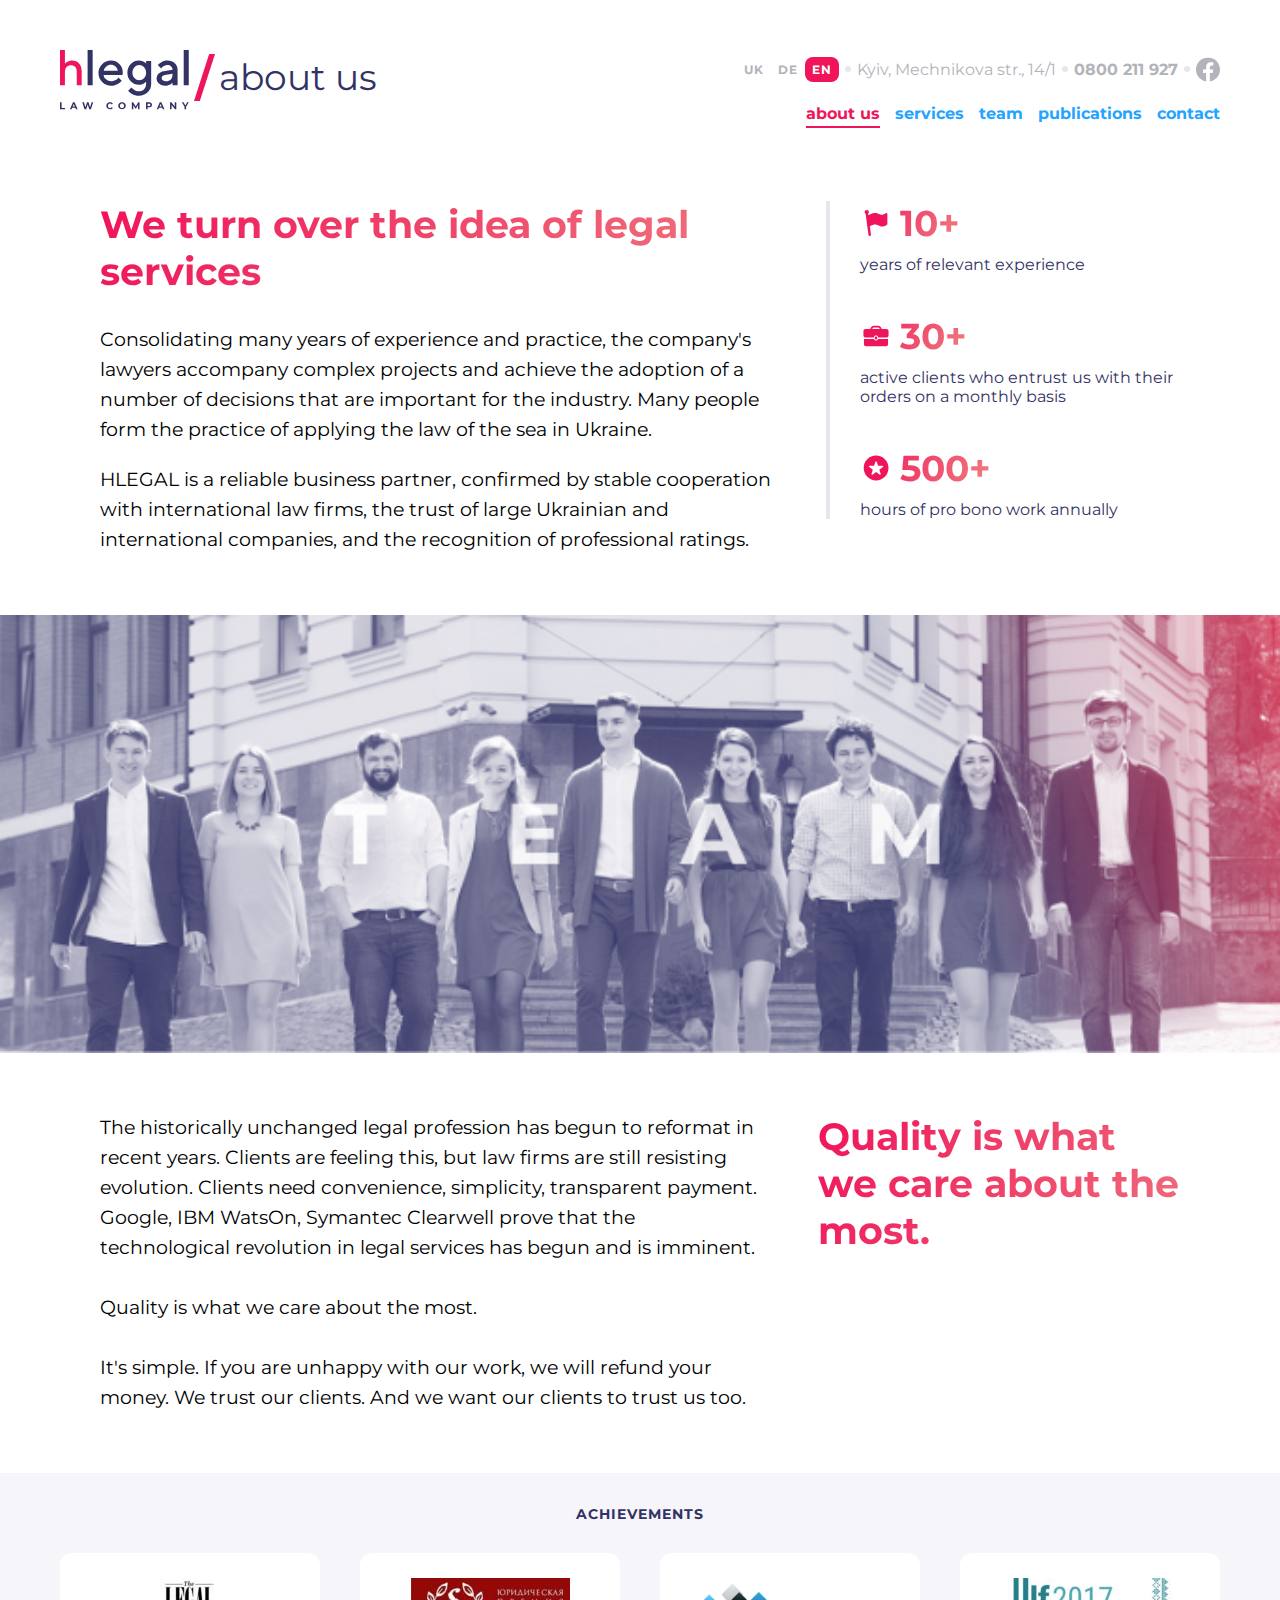
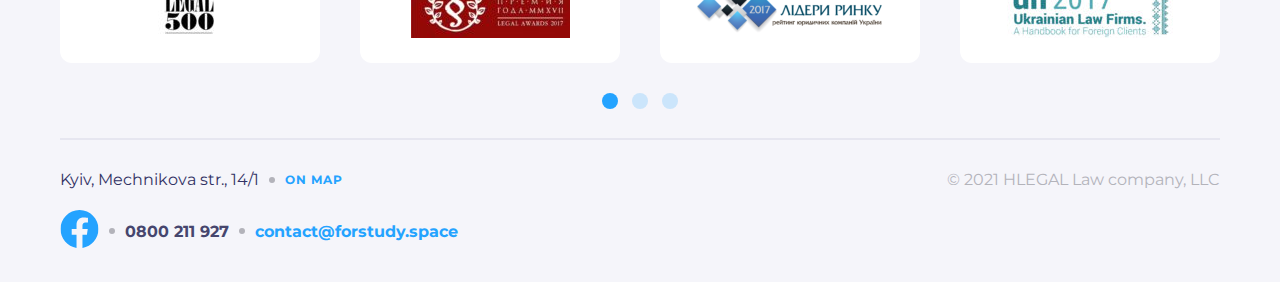
<file: about.html>
<!DOCTYPE html>
<html lang="en">

<head>
   <meta charset="UTF-8">
   <meta name="viewport" content="width=device-width, initial-scale=1.0">
   <link rel="preload" href="./fonts/Montserrat-Bold.woff" as="font" type="font/woff" crossorigin="anonymous">
   <link rel="preload" href="./fonts/Montserrat-Bold.woff2" as="font" type="font/woff" crossorigin="anonymous">
   <link rel="preload" href="./fonts/Montserrat-Regular.woff" as="font" type="font/woff" crossorigin="anonymous">
   <link rel="preload" href="./fonts/Montserrat-Regular.woff2" as="font" type="font/woff" crossorigin="anonymous">
   <link rel="stylesheet" href="css/style.css">
   <title>Document</title>
</head>

<body class="body">
   <div class="container container-header">

      <header class="header about-header">
         <div class="header__info about-info">
            <ul class="header__lang about-lang">
               <li><a href="#">uk</a></li>
               <li><a href="#">de</a></li>
               <li><a class="active about-active" href="#">en</a></li>
            </ul>
            <div class="header__adress about-adress">Kyiv, Mechnikova str., 14/1</div>
            <a class="header__phone about-phone" href="tel:0800211927">0800 211 927</a>
            <a class="header__fb" href="#" aria-label="facebook-logo">
               <svg width="24" height="25" viewBox="0 0 24 25" fill="none" xmlns="http://www.w3.org/2000/svg">
                  <g clip-path="url(#clip0_22721_7601)">
                     <path class="hover"
                        d="M24 12.5733C24 5.90541 18.6274 0.5 12 0.5C5.37258 0.5 0 5.90541 0 12.5733C0 18.5995 4.38823 23.5943 10.125 24.5V16.0633H7.07813V12.5733H10.125V9.91343C10.125 6.88755 11.9165 5.21615 14.6576 5.21615C15.9705 5.21615 17.3438 5.45195 17.3438 5.45195V8.42313H15.8306C14.3399 8.42313 13.875 9.35379 13.875 10.3086V12.5733H17.2031L16.6711 16.0633H13.875V24.5C19.6118 23.5943 24 18.5995 24 12.5733Z"
                        fill="#B3B3BA" />
                  </g>
                  <defs>
                     <clipPath id="clip0_22721_7601">
                        <rect width="24" height="24" fill="white" transform="translate(0 0.5)" />
                     </clipPath>
                  </defs>
               </svg>
            </a>
         </div>
         <div class="header__logo-box">
            <a class="logo" href="#">
               <img class="header__logo-box-img" src="./img/logo-about.svg" alt="logo">
            </a>
            <div class="header__logo-box-page about-page">
               about us
            </div>
         </div>
         <nav class="menu about-menu">
            <button class="menu__btn about-btn" type="button"></button>
            <ul class="menu__list about-menu">
               <li><a class="menu__list-link red" href="#">about us</a></li>
               <li><a class="menu__list-link" href="#">services</a></li>
               <li><a class="menu__list-link" href="#">team</a></li>
               <li><a class="menu__list-link" href="#">publications</a></li>
               <li><a class="menu__list-link" href="#">contact</a></li>
            </ul>
            <ul class="menu__burger">
               <li><a class="menu__burger-link" href="#">about us</a></li>
               <li><a class="menu__burger-link" href="#">послуги</a></li>
               <li><a class="menu__burger-link" href="#">команда</a></li>
               <li><a class="menu__burger-link red" href="#">публікації</a></li>
               <li><a class="menu__burger-link bg" href="#">контакти</a></li>
            </ul>
         </nav>
      </header>
   </div>
   <main>
      <div class="container about-container">
         <section class="turn">
            <div class="turn__info">
               <h2 class="turn__info-title">We turn over the idea of legal services</h2>
               <p class="turn__info-text">Consolidating many years of experience and practice, the company's lawyers
                  accompany complex projects and achieve the adoption of a number of decisions that are important for
                  the industry. Many people form the practice of applying the law of the sea in Ukraine.</p>
               <p class="turn__info-text-br"><span class="span-upper">hlegal</span> is a reliable business partner,
                  confirmed by stable cooperation with international law firms, the trust of large Ukrainian and
                  international companies, and the recognition of professional ratings.</p>
            </div>
            <div class="turn__wrap">
               <article class="turn__wrap-item">
                  <div class="turn__wrap-item-box">
                     <a class="turn__wrap-item-box-title" href="#"><svg width="32" height="32" viewBox="0 0 32 32"
                           fill="none" xmlns="http://www.w3.org/2000/svg">
                           <path
                              d="M27.1137 6.3054C26.9447 6.1374 26.7457 6.0529 26.5157 6.0529C26.4012 6.0529 26.1597 6.1469 25.7927 6.3324C25.4252 6.5184 25.0352 6.7254 24.6247 6.9564C24.2132 7.1859 23.7262 7.3939 23.1642 7.5799C22.6027 7.7654 22.0827 7.8594 21.6042 7.8594C21.1622 7.8594 20.7722 7.7754 20.4362 7.6069C19.3217 7.0849 18.3522 6.6954 17.5292 6.4384C16.7062 6.1819 15.8212 6.0529 14.8737 6.0529C13.2377 6.0529 11.3742 6.5849 9.28524 7.6469C8.85424 7.8619 8.54524 8.0284 8.34524 8.1504L8.14674 6.6949C8.59524 6.3054 8.88474 5.7379 8.88474 5.0974C8.88474 3.9239 7.93374 2.9729 6.76024 2.9729C5.58674 2.9729 4.63574 3.9239 4.63574 5.0974C4.63574 5.8629 5.04474 6.5284 5.65174 6.9024L8.52174 27.9474C8.60724 28.5739 9.14324 29.0284 9.75874 29.0284C9.81474 29.0284 9.87174 29.0249 9.92924 29.0174C10.6132 28.9234 11.0922 28.2939 10.9987 27.6099L9.84524 19.1514C11.9382 18.1129 13.7487 17.5894 15.2717 17.5894C15.9182 17.5894 16.5487 17.6859 17.1632 17.8809C17.7782 18.0764 18.2897 18.2884 18.6967 18.5179C19.1037 18.7479 19.5842 18.9609 20.1367 19.1549C20.6902 19.3499 21.2367 19.4474 21.7762 19.4474C23.1392 19.4474 24.7717 18.9339 26.6742 17.9074C26.9132 17.7834 27.0882 17.6614 27.1987 17.5419C27.3092 17.4224 27.3647 17.2524 27.3647 17.0314V6.9029C27.3647 6.6734 27.2812 6.4739 27.1137 6.3054Z"
                              fill="#F0145A" />
                        </svg>
                        10+</a>
                     <p class="turn__wrap-item-box-text">years of relevant experience</p>
                  </div>
               </article>
               <article class="turn__wrap-item">
                  <div class="turn__wrap-item-box">
                     <a class="turn__wrap-item-box-title" href="#"><svg width="32" height="32" viewBox="0 0 32 32"
                           fill="none" xmlns="http://www.w3.org/2000/svg">
                           <path
                              d="M17.2321 18.332V17.774C17.2321 17.0935 16.6806 16.542 16.0006 16.542C15.3201 16.542 14.7686 17.0935 14.7686 17.774V18.332C14.7686 19.0125 15.3201 19.564 16.0006 19.564C16.6801 19.564 17.2321 19.0125 17.2321 18.332Z"
                              fill="#F0145A" />
                           <path
                              d="M18.0769 19.0136C17.8039 19.9071 16.9814 20.5631 16.0004 20.5631C15.0189 20.5631 14.1964 19.9071 13.9234 19.0136H5.43886C4.90336 19.0136 4.39736 18.8891 3.94336 18.6731V24.3066C3.94336 25.4066 4.84336 26.3066 5.94336 26.3066H26.0564C27.1564 26.3066 28.0564 25.4066 28.0564 24.3066V18.6736C27.6019 18.8896 27.0964 19.0141 26.5609 19.0141H18.0769V19.0136Z"
                              fill="#F0145A" />
                           <path
                              d="M26.4775 8.8976H21.677C21.387 7.0846 19.8165 5.6936 17.923 5.6936H14.0765C12.183 5.6936 10.613 7.0846 10.3225 8.8976H5.52247C4.37647 8.8976 3.43896 9.7976 3.43896 10.8976V15.5141C3.43896 16.6186 4.33447 17.5141 5.43897 17.5141H13.829C13.8575 16.9386 14.1045 16.4216 14.495 16.0476C14.507 16.0361 14.521 16.0271 14.5335 16.0161C14.62 15.9366 14.71 15.8616 14.8085 15.7966C14.8435 15.7731 14.8835 15.7571 14.92 15.7361C15.001 15.6896 15.081 15.6411 15.1685 15.6051C15.237 15.5766 15.311 15.5601 15.383 15.5386C15.445 15.5201 15.504 15.4956 15.5685 15.4826C15.708 15.4541 15.8525 15.4391 16 15.4391C16.148 15.4391 16.292 15.4546 16.4315 15.4826C16.4955 15.4956 16.5545 15.5201 16.6165 15.5386C16.6885 15.5601 16.7625 15.5766 16.831 15.6056C16.918 15.6416 16.9975 15.6896 17.0785 15.7361C17.1155 15.7576 17.1555 15.7736 17.191 15.7971C17.2895 15.8616 17.379 15.9366 17.4655 16.0161C17.478 16.0276 17.4925 16.0366 17.5045 16.0486C17.8955 16.4226 18.142 16.9396 18.1705 17.5151H26.5605C27.665 17.5151 28.5605 16.6196 28.5605 15.5151V10.8986C28.561 9.7976 27.6235 8.8976 26.4775 8.8976ZM12.248 8.8976C12.503 8.1271 13.2215 7.5656 14.0765 7.5656H17.923C18.778 7.5656 19.4965 8.1271 19.7515 8.8976H12.248Z"
                              fill="#F0145A" />
                        </svg>

                        30+</a>
                     <p class="turn__wrap-item-box-text">active clients who entrust us with their orders on a monthly
                        basis</p>
                  </div>
               </article>
               <article class="turn__wrap-item">
                  <div class="turn__wrap-item-box">
                     <a class="turn__wrap-item-box-title" href="#"><svg width="32" height="32" viewBox="0 0 32 32"
                           fill="none" xmlns="http://www.w3.org/2000/svg">
                           <path
                              d="M16.0971 3.55298C9.25258 3.55298 3.68408 9.12148 3.68408 15.966C3.68408 22.811 9.25258 28.38 16.0971 28.38C22.9416 28.38 28.5101 22.811 28.5101 15.966C28.5106 9.12148 22.9421 3.55298 16.0971 3.55298ZM22.9556 15.0585V15.059L19.3621 17.659L20.7461 21.889C20.7681 21.955 20.7796 22.0255 20.7796 22.0975C20.7796 22.467 20.4806 22.767 20.1111 22.767C19.9641 22.767 19.8291 22.72 19.7191 22.6405L16.0976 20.021L12.4761 22.6405C12.3661 22.72 12.2311 22.767 12.0846 22.767C11.7146 22.767 11.4151 22.4675 11.4151 22.0975C11.4151 22.025 11.4271 21.955 11.4491 21.889L12.8336 17.659L9.24008 15.059V15.0585C9.07208 14.9375 8.96308 14.74 8.96308 14.517C8.96308 14.1475 9.26208 13.8485 9.63208 13.8485H14.0806L15.4581 9.63798C15.5421 9.36448 15.7966 9.16548 16.0981 9.16548C16.3991 9.16548 16.6541 9.36448 16.7376 9.63798L18.1151 13.8485H22.5636C22.9331 13.8485 23.2326 14.1475 23.2326 14.517C23.2321 14.74 23.1231 14.9375 22.9556 15.0585Z"
                              fill="#F0145A" />
                        </svg>

                        500+</a>
                     <p class="turn__wrap-item-box-text">hours of pro bono work annually</p>
                  </div>
               </article>
            </div>
         </section>
      </div>
      <section class="team">
         <h2 class="visually-hidden"></h2>
         <div class="team__img"></div>
      </section>
      <section class="info">
         <div class="container about-container">
            <div class="info__wrap">
               <p class="info__wrap-text">The historically unchanged legal profession has begun to reformat in recent
                  years. Clients are feeling this, but law firms are still resisting evolution. Clients need
                  convenience, simplicity, transparent payment. Google, <span class="span-upper">ibm</span> WatsOn,
                  Symantec Clearwell prove that the technological revolution in legal services has begun and is
                  imminent. <br><br>
                  Quality is what we care about the most. <br><br>
                  It's simple. If you are unhappy with our work, we will refund your money. We trust our clients. And we
                  want our clients to trust us too.</p>
               <h2 class="info__wrap-title">Quality is what we care about the most.</h2>
            </div>
         </div>
      </section>
      <section class="switch">
         <h2 class="visually-hidden"></h2>
         <div class="container about-container">
            <article class="switch__block">
               <div class="switch__block-title">achievements</div>
               <div class="switch__block-wrap">
                  <div class="switch__block-wrap-legal">
                     <p class="switch__block-wrap-legal-img"></p>
                  </div>
                  <div class="switch__block-wrap-court">
                     <p class="switch__block-wrap-court-img"></p>
                  </div>
                  <div class="switch__block-wrap-leader">
                     <p class="switch__block-wrap-leader-img"></p>
                  </div>
                  <div class="switch__block-wrap-uif">
                     <p class="switch__block-wrap-uif-img"></p>
                  </div>
               </div>
               <div class="switch__block-scroll">
                  <button class="switch__block-scroll-btn active" type="button" aria-label="slider-button1"></button>
                  <button class="switch__block-scroll-btn" type="button" aria-label="slider-button2"></button>
                  <button class="switch__block-scroll-btn" type="button" aria-label="slider-button3"></button>
                  <button class="switch__block-scroll-btn btn-block" type="button" aria-label="slider-button4"></button>
                  <button class="switch__block-scroll-btn btn-block" type="button" aria-label="slider-button5"></button>
                  <button class="switch__block-scroll-btn btn-block" type="button" aria-label="slider-button6"></button>
               </div>
            </article>
         </div>
      </section>
   </main>
   <footer class="footer ">
      <div class="container about-container">
         <div class="footer__wrap a-wrap">
            <div class="footer__wrap-box a-box">
               <p class="footer__wrap-box-address">Kyiv, Mechnikova str., 14/1</p>
               <a class="footer__wrap-box-title" href="#">On map</a>
            </div>
            <div class="footer__wrap-item a-wrap-item">
               <a class="footer__wrap-item-logo" href="#" aria-label="facebook-logo">
                  <svg width="39" height="38" viewBox="0 0 39 38" fill="none" xmlns="http://www.w3.org/2000/svg">
                     <g clip-path="url(#clip0_22721_7949)">
                        <path class="footer-logo-hover"
                           d="M38.4998 19.1156C38.4998 8.55808 29.9932 -0.000488281 19.4998 -0.000488281C9.00634 -0.000488281 0.499756 8.55808 0.499756 19.1156C0.499756 28.657 7.44778 36.5654 16.531 37.9995V24.6414H11.7068V19.1156H16.531V14.9041C16.531 10.1131 19.3676 7.46674 23.7076 7.46674C25.7863 7.46674 27.9607 7.84011 27.9607 7.84011V12.5445H25.5648C23.2046 12.5445 22.4685 14.018 22.4685 15.5297V19.1156H27.738L26.8957 24.6414H22.4685V37.9995C31.5517 36.5654 38.4998 28.657 38.4998 19.1156Z"
                           fill="#24A3FF" />
                     </g>
                     <defs>
                        <clipPath id="clip0_22721_7949">
                           <rect width="38" height="38" fill="white" transform="translate(0.499756 -0.000488281)" />
                        </clipPath>
                     </defs>
                  </svg>
               </a>
               <a class="footer__wrap-item-tel" href="tel:0800211927">0800 211 927</a>
               <a class="footer__wrap-item-email" href="mailto:contact@forstudy.space">contact@forstudy.space</a>
            </div>
            <p class="footer__wrap-text">© 2021 <span class="span-upper">hlegal</span> Law company, LLC</p>
         </div>
      </div>
   </footer>
</body>

</html>
</file>
<file: css/style.css>
@font-face {
  font-family: "Montserrat";
  src: url("../fonts/Montserrat-Regular.woff2") format("woff2"), url("../fonts/Montserrat-Regular.woff") format("woff");
  font-weight: 400;
  font-style: normal;
  font-display: swap;
}
@font-face {
  font-family: "Montserrat";
  src: url("../fonts/Montserrat-Bold.woff2") format("woff2"), url("../fonts/Montserrat-Bold.woff") format("woff");
  font-weight: 700;
  font-style: normal;
  font-display: swap;
}
* {
  margin: 0;
  -webkit-box-sizing: border-box;
          box-sizing: border-box;
}

html,
body {
  scroll-behavior: smooth;
}

.body {
  font-family: "Montserrat", "Arial", sans-serif;
  font-style: normal;
  font-weight: 700;
  min-width: 375px;
}

.container {
  margin: 0 auto;
  padding: 0 15px;
  max-width: 1500px;
  min-width: 375px;
}

.container-header {
  padding: 0 15px;
}

.img-responsive {
  max-width: 100%;
  height: auto;
}

.visually-hidden {
  position: absolute;
  width: 1px;
  height: 1px;
  margin: -1px;
  border: 0px;
  padding: 0px;
  clip: rect(0 0 0 0);
  overflow: hidden;
}

a {
  text-decoration: none;
  border: none;
  display: inline-block;
}

.span-upper {
  text-transform: uppercase;
}

.container.about-container {
  padding: 0 30px;
}

@media (min-width: 768px) {
  .container {
    padding: 0 60px;
  }
  .container.about-container {
    padding: 0 60px;
  }
}
.gradient {
  background: url(../img/back.svg) no-repeat center top, linear-gradient(208deg, #323264 0%, #323264 59.9%, #643E72 100%);
  border-radius: 0px 0px 12px 12px;
  position: relative;
  background-color: #323163;
}
.gradient::after {
  content: "";
  border-radius: 0px 0px 12px 12px;
  background: #CACADB;
  height: 10px;
  position: absolute;
  left: 20px;
  right: 20px;
  bottom: -10px;
}
.gradient::before {
  content: "";
  border-radius: 0px 0px 12px 12px;
  background: #E7E7F2;
  height: 10px;
  position: absolute;
  left: 40px;
  right: 40px;
  bottom: -20px;
}

@media (min-width: 768px) {
  .gradient {
    background-size: 893px 1024px, cover;
  }
}
@media (min-width: 992px) {
  .gradient {
    background-size: 670px 768px, cover;
  }
}
@media (min-width: 1200px) {
  .gradient {
    background-size: 697px 799px, cover;
  }
}
.header {
  display: grid;
  grid-template-columns: 1fr -webkit-min-content;
  grid-template-columns: 1fr min-content;
  grid-template-rows: -webkit-min-content -webkit-min-content;
  grid-template-rows: min-content min-content;
}
.header__info {
  grid-column: 1/-1;
  display: -webkit-box;
  display: -ms-flexbox;
  display: flex;
  -webkit-box-pack: justify;
      -ms-flex-pack: justify;
          justify-content: space-between;
  background: rgba(245, 245, 250, 0.2);
  margin: 0 -15px;
  padding: 10px 15px;
  -webkit-box-align: center;
      -ms-flex-align: center;
          align-items: center;
}
.header__info.about-info {
  background: #F5F5FA;
}
.header__adress, .header__fb {
  display: none;
}
.header__phone {
  color: #fff;
  font-size: 16px;
  line-height: normal;
}
.header__phone.about-phone {
  color: #B3B3BA;
}
.header__lang {
  display: -webkit-box;
  display: -ms-flexbox;
  display: flex;
  list-style: none;
  padding-left: 0;
}
.header__lang a {
  color: #fff;
  font-size: 12px;
  line-height: normal;
  letter-spacing: 1px;
  text-transform: uppercase;
  padding: 5px 7px;
  border-radius: 8px;
  -webkit-transition-duration: 0.4s;
          transition-duration: 0.4s;
  -webkit-transition-property: background-color;
  transition-property: background-color;
}
.header__lang a.active {
  background-color: #F0145A;
}
.header__lang a.active.about-active {
  color: #fff;
}
.header__lang.about-lang a {
  color: #B3B3BA;
}
.header__logo-box {
  display: -webkit-box;
  display: -ms-flexbox;
  display: flex;
  -webkit-box-align: center;
      -ms-flex-align: center;
          align-items: center;
  padding-top: 15px;
  padding-bottom: 10px;
  gap: 4px;
}
.header__logo-box-img {
  display: block;
}
.header__logo-box-page {
  color: #fff;
  font-size: 36px;
  font-weight: 400;
  line-height: normal;
  display: none;
  -webkit-box-align: center;
      -ms-flex-align: center;
          align-items: center;
  gap: 4px;
}
.header__logo-box-page::before {
  content: "";
  background-image: url(../img/slash.svg);
  width: 21px;
  height: 47px;
}
.header__logo-box-page.about-page {
  display: -webkit-box;
  display: -ms-flexbox;
  display: flex;
  white-space: nowrap;
  padding-bottom: 7px;
  font-size: 20px;
  gap: 4px;
  color: #323264;
}
.header__logo-box-page.about-page::before {
  content: "";
  background-image: url(../img/slash-about.svg);
  width: 12px;
  height: 26px;
}

@media (min-width: 768px) {
  .header {
    grid-template-columns: 1fr;
    grid-template-rows: repeat(3, -webkit-min-content);
    grid-template-rows: repeat(3, min-content);
  }
  .header__info {
    -webkit-box-pack: start;
        -ms-flex-pack: start;
            justify-content: flex-start;
    gap: 6px;
    background: transparent;
    margin: 0;
    padding: 50px 0px 30px 0px;
  }
  .header__info.about-info {
    background-color: transparent;
  }
  .header__lang a:hover {
    background: rgba(255, 255, 255, 0.2);
  }
  .header__lang.about-lang a:hover {
    background-color: #F5F5FA;
  }
  a.active:hover {
    background-color: #F0145A;
  }
  a.active.about-active:hover {
    background-color: #F0145A;
  }
  .header__adress,
  .header__fb {
    display: block;
    color: #B3B3BA;
    text-align: right;
    font-size: 16px;
    font-weight: 400;
    line-height: normal;
  }
  .header__adress {
    display: -webkit-inline-box;
    display: -ms-inline-flexbox;
    display: inline-flex;
    -webkit-box-align: center;
        -ms-flex-align: center;
            align-items: center;
    gap: 6px;
    color: #fff;
    font-size: 16px;
    font-weight: 400;
    line-height: normal;
  }
  .header__adress.about-adress {
    color: #B3B3BA;
  }
  .header__adress::before {
    content: "";
    width: 6px;
    height: 6px;
    background-color: #E6E6F0;
    border-radius: 50%;
  }
  .header__adress::after {
    content: "";
    width: 6px;
    height: 6px;
    background-color: #E6E6F0;
    border-radius: 50%;
  }
  .header__fb {
    display: -webkit-inline-box;
    display: -ms-inline-flexbox;
    display: inline-flex;
    -webkit-box-align: center;
        -ms-flex-align: center;
            align-items: center;
    gap: 6px;
  }
  .header__fb::before {
    content: "";
    width: 6px;
    height: 6px;
    background-color: #E6E6F0;
    border-radius: 50%;
  }
  .header__fb:hover .hover {
    fill: #F0145A;
    -webkit-transition-duration: 0.8s;
            transition-duration: 0.8s;
    -webkit-transition-property: fill;
    transition-property: fill;
  }
  .header__logo-box {
    padding-top: 0;
    padding-bottom: 30px;
  }
  .header__logo-box-img {
    width: 130px;
    height: auto;
  }
  .header__logo-box-page {
    font-size: 36px;
  }
  .header__logo-box-page.about-page {
    font-size: 36px;
  }
  .header__logo-box-page.about-page::before {
    content: "";
    background-image: url(../img/slash768.svg);
    width: 21px;
    height: 47px;
  }
  .header__logo-box-page::before {
    background-size: 21px 47px;
    width: 21px;
    height: 47px;
  }
}
@media (min-width: 992px) {
  .header {
    padding-top: 50px;
    grid-template-columns: -webkit-min-content 1fr;
    grid-template-columns: min-content 1fr;
    grid-template-rows: -webkit-min-content -webkit-min-content;
    grid-template-rows: min-content min-content;
  }
  .header__info {
    padding-top: 0;
    padding-bottom: 0;
    grid-column: 2/-1;
    -webkit-box-pack: end;
        -ms-flex-pack: end;
            justify-content: flex-end;
  }
  .header__logo-box {
    grid-row: 1/-1;
  }
}
.menu {
  display: -webkit-box;
  display: -ms-flexbox;
  display: flex;
  -webkit-box-align: center;
      -ms-flex-align: center;
          align-items: center;
  -webkit-box-pack: end;
      -ms-flex-pack: end;
          justify-content: flex-end;
}
.menu__btn {
  background-image: url(../img/hamburger.svg);
  background-repeat: no-repeat;
  width: 32px;
  height: 32px;
  background-color: transparent;
  cursor: pointer;
  border: none;
}
.menu__btn.about-btn {
  background-image: url(../img/hamburger-about.svg);
}
.menu__btn.active {
  background-image: url(../img/close.svg);
}
.menu__list {
  display: none;
}
.menu__burger {
  display: none;
  -webkit-box-orient: vertical;
  -webkit-box-direction: normal;
      -ms-flex-direction: column;
          flex-direction: column;
  position: fixed;
  gap: 15px;
  list-style: none;
  padding-left: 0;
  top: 100px;
  left: 0;
  text-align: center;
  -webkit-box-pack: center;
      -ms-flex-pack: center;
          justify-content: center;
  font-size: 24px;
  width: 100%;
  border-radius: 12px;
  background-color: #fff;
  padding: 12px 0;
}
.menu .menu__burger-link {
  padding-top: 7px;
  padding-bottom: 7px;
  background-color: #F5F5FA;
  width: 351px;
  border-radius: 12px;
  color: #24A3FF;
  font-size: 24px;
}
.menu .bg {
  background-color: #E6E6F0;
}
.menu .red {
  color: #F0145A;
}

@media (min-width: 768px) {
  .menu {
    display: -webkit-box;
    display: -ms-flexbox;
    display: flex;
    -webkit-box-pack: start;
        -ms-flex-pack: start;
            justify-content: flex-start;
  }
  .menu__btn {
    display: none;
  }
  .menu__list {
    display: -webkit-box;
    display: -ms-flexbox;
    display: flex;
    gap: 15px;
    list-style: none;
    padding-left: 0;
  }
  .menu__list-link {
    color: #fff;
    font-size: 16px;
    border-bottom: 2px solid transparent;
    padding-bottom: 3px;
    -webkit-transition-duration: 0.7s;
            transition-duration: 0.7s;
    -webkit-transition-property: border-bottom;
    transition-property: border-bottom;
  }
  .menu__list-link:hover {
    border-bottom: 2px solid #fff;
  }
  .about-menu .menu__list-link {
    color: #24A3FF;
    border-bottom: 2px solid transparent;
    -webkit-transition-duration: 0.7s;
            transition-duration: 0.7s;
    -webkit-transition-property: color, border-bottom;
    transition-property: color, border-bottom;
  }
  .menu__list-link.red {
    color: #F0145A;
    border-bottom: 2px solid #F0145A;
  }
  .about-menu .menu__list-link:hover {
    color: #F0145A;
    border-bottom: 2px solid #F0145A;
  }
}
@media (min-width: 992px) {
  .menu {
    padding-top: 10px;
    -webkit-box-align: start;
        -ms-flex-align: start;
            align-items: flex-start;
    justify-self: end;
  }
  .menu.about-menu {
    padding-top: 16px;
  }
}
.solution {
  padding-top: 129px;
  display: -webkit-box;
  display: -ms-flexbox;
  display: flex;
  -webkit-box-orient: vertical;
  -webkit-box-direction: normal;
      -ms-flex-direction: column;
          flex-direction: column;
  -webkit-box-pack: center;
      -ms-flex-pack: center;
          justify-content: center;
}
.solution__title {
  color: #fff;
  text-align: center;
  font-size: 38px;
  padding-bottom: 159px;
}
.solution__wrap {
  display: -webkit-box;
  display: -ms-flexbox;
  display: flex;
  -webkit-box-pack: center;
      -ms-flex-pack: center;
          justify-content: center;
}
.solution__wrap-link {
  display: -webkit-inline-box;
  display: -ms-inline-flexbox;
  display: inline-flex;
  position: relative;
}
.solution__wrap-link:hover .circle {
  stroke: #F0145A;
  -webkit-transition-duration: 1s;
          transition-duration: 1s;
}
.solution__wrap-link:hover .circle-path {
  stroke: #F0145A;
  -webkit-animation-name: spinner;
          animation-name: spinner;
  -webkit-animation-delay: 0.4s;
          animation-delay: 0.4s;
  -webkit-animation-duration: 1s;
          animation-duration: 1s;
  -webkit-animation-iteration-count: 1s;
          animation-iteration-count: 1s;
}
@-webkit-keyframes spinner {
  100% {
    -webkit-transform: rotate(360deg);
            transform: rotate(360deg);
  }
}
@keyframes spinner {
  100% {
    -webkit-transform: rotate(360deg);
            transform: rotate(360deg);
  }
}

@media (min-width: 768px) {
  .solution {
    padding-top: 269px;
  }
  .solution__title {
    padding-bottom: 417px;
  }
}
@media (min-width: 992px) {
  .solution {
    padding-top: 225px;
  }
  .solution__title {
    padding-bottom: 289px;
  }
}
@media (min-width: 1200px) {
  .solution {
    padding-top: 218px;
  }
  .solution__title {
    padding-bottom: 305px;
  }
}
.scroll {
  padding-top: 60px;
}
.scroll__switch {
  display: -webkit-box;
  display: -ms-flexbox;
  display: flex;
  gap: 30px;
  overflow: auto;
  list-style: none;
  padding-left: 0;
}
.scroll ::-webkit-scrollbar {
  height: 4px;
  background-color: rgba(255, 255, 255, 0.3);
}
.scroll ::-webkit-scrollbar-thumb {
  background-color: transparent;
}
.scroll ::-webkit-scrollbar-thumb:hover {
  background-color: rgba(255, 255, 255, 0.2);
  border-radius: 144px;
}
.scroll__switch-item {
  white-space: nowrap;
  color: #B3B3BA;
  font-size: 30px;
  border: none;
  cursor: pointer;
  background-color: transparent;
  padding: 0;
  padding-bottom: 30px;
  font-family: "Montserrat", "Arial", sans-serif;
  font-style: normal;
  font-weight: 700;
}
.scroll__switch-item.active {
  white-space: nowrap;
  font-size: 30px;
  border: none;
  cursor: pointer;
  font-weight: 700;
  background: linear-gradient(118deg, #F0145A 0.84%, #EF8080 99.96%);
  background-clip: text;
  -webkit-background-clip: text;
  -webkit-text-fill-color: transparent;
}
.scroll__content {
  display: none;
}
.scroll__content.active {
  display: block;
}
.scroll__content-title {
  padding-top: 30px;
  color: #fff;
  font-size: 20px;
  padding-bottom: 30px;
}
.scroll__content-text {
  color: #fff;
  font-size: 19px;
  font-style: normal;
  font-weight: 400;
  line-height: 30px;
  padding-bottom: 30px;
}

@media (min-width: 768px) {
  .scroll {
    padding-top: 90px;
  }
  .scroll__switch-item {
    padding-bottom: 60px;
    font-size: 38px;
  }
  .scroll__switch-item.active {
    font-size: 38px;
  }
  .scroll__content-title {
    padding-top: 60px;
    font-size: 30px;
  }
  .scroll__content-text {
    padding-bottom: 60px;
    max-width: 648px;
  }
}
@media (min-width: 992px) {
  .scroll {
    max-width: 1080px;
    margin: 0 auto;
    display: grid;
    grid-template-columns: 375px 1fr;
    padding-bottom: 60px;
    gap: 60px;
  }
  .scroll__switch {
    display: block;
    display: grid;
    -ms-flex-line-pack: start;
        align-content: flex-start;
    justify-items: flex-end;
  }
  .scroll__switch-item {
    padding: 0;
  }
  .scroll__content {
    padding-left: 60px;
    border-left: 4px solid rgba(255, 255, 255, 0.3);
  }
  .scroll__content-title {
    padding: 0px 0px 30px 0px;
  }
  .scroll__content-text {
    padding: 0px 0px 60px 0px;
  }
}
@media (min-width: 992px) {
  .scroll__content.active {
    display: -webkit-box;
    display: -ms-flexbox;
    display: flex;
    -webkit-box-orient: vertical;
    -webkit-box-direction: normal;
        -ms-flex-direction: column;
            flex-direction: column;
    -webkit-box-pack: center;
        -ms-flex-pack: center;
            justify-content: center;
    gap: 30px;
  }
  .scroll__content-title {
    padding-bottom: 0;
  }
  .scroll__content-text {
    padding-bottom: 0;
  }
}
.products {
  padding-bottom: 60px;
}
.products__link {
  color: #24A3FF;
  font-size: 14px;
  letter-spacing: 1px;
  text-transform: uppercase;
  display: -webkit-inline-box;
  display: -ms-inline-flexbox;
  display: inline-flex;
  -webkit-box-align: center;
      -ms-flex-align: center;
          align-items: center;
  gap: 2px;
  padding-bottom: 10px;
}
.products__link:hover {
  color: #F0145A;
  -webkit-transition-duration: 0.8s;
          transition-duration: 0.8s;
  -webkit-transition-property: color;
  transition-property: color;
}
.products__link:hover .products-hover {
  stroke: #F0145A;
  -webkit-transition-duration: 0.8s;
          transition-duration: 0.8s;
  -webkit-transition-property: stroke;
  transition-property: stroke;
}
.products__title {
  max-width: 648px;
  font-size: 30px;
  background: linear-gradient(118deg, #F0145A 0.84%, #EF8080 99.96%);
  background-clip: text;
  -webkit-background-clip: text;
  -webkit-text-fill-color: transparent;
  padding-bottom: 30px;
}
.products__wrap {
  display: grid;
  gap: 30px;
}
.products__wrap-item {
  height: 100%;
}
.products__wrap-item-link {
  display: inline-block;
  padding-bottom: 30px;
}
.products__wrap-item-title {
  font-size: 22px;
  color: #24A3FF;
  display: block;
}
.products__wrap-item-title:hover {
  color: #F0145A;
  -webkit-transition-duration: 0.8s;
          transition-duration: 0.8s;
  -webkit-transition-property: color;
  transition-property: color;
}
.products__wrap-item-text {
  padding-top: 15px;
  font-size: 16px;
  font-weight: 400;
  line-height: 26px;
  color: #fff;
}

@media (min-width: 768px) {
  .products__title {
    padding-bottom: 60px;
    font-size: 38px;
    max-width: 100%;
  }
  .products__wrap {
    grid-template-columns: repeat(2, 1fr);
    gap: 60px;
  }
}
@media (min-width: 992px) {
  .products__wrap {
    grid-template-columns: repeat(3, 1fr);
  }
  .products__wrap-item-title {
    max-width: 261px;
  }
  .products__wrap-item-text {
    max-width: 261px;
  }
}
@media (min-width: 1200px) {
  .products__wrap-item-title {
    max-width: 100%;
  }
  .products__wrap-item-text {
    max-width: 100%;
  }
}
.slider {
  padding-top: 50px;
  padding-bottom: 60px;
}
.slider__wrap {
  display: grid;
  padding-bottom: 30px;
}
.slider__wrap-img {
  background-image: url(../img/face1.jpg);
  background-repeat: no-repeat;
  background-size: cover;
  background-position: center;
  height: 500px;
  border-radius: 12px 12px 0px 0px;
}
@media (-webkit-min-device-pixel-ratio: 1.5) and (-webkit-min-device-pixel-ratio: 1.5), (min-resolution: 144dpi) and (min-resolution: 1.5dppx) {
  .slider__wrap-img {
    background-image: url(../img/face1@2x.jpg);
  }
}
.slider__wrap-block {
  padding: 30px 25px 30px 25px;
}
.slider__wrap-block-link {
  font-size: 14px;
  font-weight: 700;
  letter-spacing: 1px;
  text-transform: uppercase;
  color: #24A3FF;
  display: -webkit-inline-box;
  display: -ms-inline-flexbox;
  display: inline-flex;
  -webkit-box-align: center;
      -ms-flex-align: center;
          align-items: center;
  padding-bottom: 5px;
}
.slider__wrap-block-link:hover {
  color: #F0145A;
  -webkit-transition-duration: 0.8s;
          transition-duration: 0.8s;
  -webkit-transition-property: color;
  transition-property: color;
}
.slider__wrap-block-link:hover .slider-hover {
  stroke: #F0145A;
  -webkit-transition-duration: 0.8s;
          transition-duration: 0.8s;
  -webkit-transition-property: stroke;
  transition-property: stroke;
}
.slider__wrap-block-title {
  font-size: 30px;
  background: linear-gradient(118deg, #F0145A 0.84%, #EF8080 99.96%);
  background-clip: text;
  -webkit-background-clip: text;
  -webkit-text-fill-color: transparent;
  padding-bottom: 30px;
  word-wrap: break-word;
}
.slider__wrap-block-subtitle {
  font-size: 16px;
  color: #B3B3BA;
  padding-bottom: 6px;
}
.slider__wrap-block-text {
  font-size: 14px;
  font-weight: 400;
  line-height: 22px;
  color: #B3B3BA;
}
.slider__button {
  display: -webkit-box;
  display: -ms-flexbox;
  display: flex;
  -webkit-box-pack: center;
      -ms-flex-pack: center;
          justify-content: center;
  gap: 15px;
}
.slider__button-btn {
  width: 16px;
  height: 16px;
  border: 0;
  border-radius: 50%;
  background-color: #24A3FF;
  opacity: 0.2;
  cursor: pointer;
}
.slider__button-btn.button-active {
  opacity: 1;
}
.slider__button-btn:hover {
  opacity: 0.6;
}
.slider__button-btn.button-active:hover {
  opacity: 1;
}

@media (min-width: 768px) {
  .slider {
    padding-top: 80px;
  }
  .slider__wrap-block {
    background-color: #F5F5FA;
    padding: 30px;
    border-radius: 0px 0px 12px 12px;
    padding: 30px;
  }
  .slider__wrap-img {
    background-image: url(../img/face2.jpg);
    height: 500px;
  }
}
@media (min-width: 768px) and (-webkit-min-device-pixel-ratio: 1.5) and (-webkit-min-device-pixel-ratio: 1.5), (min-width: 768px) and (min-resolution: 144dpi) and (min-resolution: 1.5dppx) {
  .slider__wrap-img {
    background-image: url(../img/face2@2x.jpg);
  }
}
@media (min-width: 768px) {
  .slider__wrap-block-title {
    font-size: 38px;
  }
}
@media (min-width: 992px) {
  .slider__wrap {
    grid-template-columns: 400px 1fr;
  }
  .slider__wrap-block {
    border-radius: 0px 12px 12px 0px;
    width: 100%;
  }
  .slider__wrap-img {
    background-image: url(../img/face3.jpg);
    background-size: cover;
    background-position: center;
    border-radius: 12px 0px 0px 12px;
    height: 100%;
  }
}
@media (min-width: 992px) and (-webkit-min-device-pixel-ratio: 1.5) and (-webkit-min-device-pixel-ratio: 1.5), (min-width: 992px) and (min-resolution: 144dpi) and (min-resolution: 1.5dppx) {
  .slider__wrap-img {
    background-image: url(../img/face3@2x.jpg);
  }
}
@media (min-width: 992px) {
  .slider_wrap-block-title {
    margin-top: auto;
  }
}
@media (min-width: 1200px) {
  .slider__wrap {
    grid-template-columns: 400px 1fr;
  }
  .slider__wrap-block {
    padding: 30px 30px 30px 30px;
  }
  .slider__wrap-img {
    background-image: url(../img/face4.png);
    height: 100%;
    background-size: cover;
  }
}
@media (min-width: 1200px) and (-webkit-min-device-pixel-ratio: 1.5) and (-webkit-min-device-pixel-ratio: 1.5), (min-width: 1200px) and (min-resolution: 144dpi) and (min-resolution: 1.5dppx) {
  .slider__wrap-img {
    background-image: url(../img/face4@2x.png);
  }
}
.pic__title {
  text-align: center;
  font-size: 14px;
  letter-spacing: 1px;
  text-transform: uppercase;
  color: #323264;
  padding-bottom: 30px;
}
.pic__wrap {
  display: grid;
}
.pic__wrap-hil {
  background-image: url(../img/hilel.png);
  height: 120px;
  background-repeat: no-repeat;
  background-position: center;
  background-size: cover;
}
.pic__wrap-wanna {
  background-image: url(../img/wannabiz.png);
  height: 120px;
  background-repeat: no-repeat;
  background-position: center;
  background-size: cover;
}
.pic__wrap-targ {
  background-image: url(../img/tabgerin.png);
  height: 120px;
  background-position: center;
  background-repeat: no-repeat;
  background-size: cover;
}
.pic__wrap-look3d {
  background-image: url(../img/3dlok.png);
  height: 120px;
  background-position: center;
  background-repeat: no-repeat;
  background-size: cover;
}
.pic__wrap-oran {
  background-image: url(../img/orangear.png);
  height: 120px;
  background-position: center;
  background-repeat: no-repeat;
  background-size: cover;
}
.pic__wrap-adte {
  background-image: url(../img/adteligent.png);
  height: 120px;
  background-position: center;
  background-repeat: no-repeat;
  background-size: cover;
}

@media (-webkit-min-device-pixel-ratio: 1.5) and (-webkit-min-device-pixel-ratio: 1.5), (min-resolution: 144dpi) and (min-resolution: 1.5dppx) {
  .pic__wrap-hil {
    background-image: url(../img/hilel@2x.png);
  }
}
@media (-webkit-min-device-pixel-ratio: 1.5) and (-webkit-min-device-pixel-ratio: 1.5), (min-resolution: 144dpi) and (min-resolution: 1.5dppx) {
  .pic__wrap-wanna {
    background-image: url(../img/wannabiz@2x.png);
  }
}
@media (-webkit-min-device-pixel-ratio: 1.5) and (-webkit-min-device-pixel-ratio: 1.5), (min-resolution: 144dpi) and (min-resolution: 1.5dppx) {
  .pic__wrap-targ {
    background-image: url(../img/tabgerin@2x.png);
  }
}
@media (-webkit-min-device-pixel-ratio: 1.5) and (-webkit-min-device-pixel-ratio: 1.5), (min-resolution: 144dpi) and (min-resolution: 1.5dppx) {
  .pic__wrap-look3d {
    background-image: url(../img/3dlook@2x.png);
  }
}
@media (-webkit-min-device-pixel-ratio: 1.5) and (-webkit-min-device-pixel-ratio: 1.5), (min-resolution: 144dpi) and (min-resolution: 1.5dppx) {
  .pic__wrap-oran {
    background-image: url(../img/oranger@2x.png);
  }
}
@media (-webkit-min-device-pixel-ratio: 1.5) and (-webkit-min-device-pixel-ratio: 1.5), (min-resolution: 144dpi) and (min-resolution: 1.5dppx) {
  .pic__wrap-adte {
    background-image: url(../img/adte@2x.png);
  }
}
@media (min-width: 768px) {
  .pic__wrap {
    grid-template-columns: repeat(3, 1fr);
  }
  .pic__wrap-click {
    background-image: url(../img/click.png);
    height: 120px;
    background-position: center;
    background-repeat: no-repeat;
    background-size: cover;
  }
}
@media (min-width: 768px) and (-webkit-min-device-pixel-ratio: 1.5) and (-webkit-min-device-pixel-ratio: 1.5), (min-width: 768px) and (min-resolution: 144dpi) and (min-resolution: 1.5dppx) {
  .pic__wrap-click {
    background-image: url(../img/click@2x.png);
  }
}
@media (min-width: 768px) {
  .pic__wrap-eco {
    background-image: url(../img/eco.png);
    height: 120px;
    background-position: center;
    background-repeat: no-repeat;
    background-size: cover;
  }
}
@media (min-width: 768px) and (-webkit-min-device-pixel-ratio: 1.5) and (-webkit-min-device-pixel-ratio: 1.5), (min-width: 768px) and (min-resolution: 144dpi) and (min-resolution: 1.5dppx) {
  .pic__wrap-eco {
    background-image: url(../img/eco@2x.png);
  }
}
@media (min-width: 768px) {
  .pic__wrap-infra {
    background-image: url(../img/infra.png);
    height: 120px;
    background-position: center;
    background-repeat: no-repeat;
    background-size: cover;
  }
}
@media (min-width: 768px) and (-webkit-min-device-pixel-ratio: 1.5) and (-webkit-min-device-pixel-ratio: 1.5), (min-width: 768px) and (min-resolution: 144dpi) and (min-resolution: 1.5dppx) {
  .pic__wrap-infra {
    background-image: url(../img/infra@2x.png);
  }
}
@media (min-width: 768px) {
  .pic__wrap-city {
    background-image: url(../img/city.png);
    height: 120px;
    background-position: center;
    background-repeat: no-repeat;
    background-size: cover;
  }
}
@media (min-width: 768px) and (-webkit-min-device-pixel-ratio: 1.5) and (-webkit-min-device-pixel-ratio: 1.5), (min-width: 768px) and (min-resolution: 144dpi) and (min-resolution: 1.5dppx) {
  .pic__wrap-city {
    background-image: url(../img/city@2x.png);
  }
}
@media (min-width: 768px) {
  .pic__wrap-art {
    background-image: url(../img/art.png);
    height: 120px;
    background-position: center;
    background-repeat: no-repeat;
    background-size: cover;
  }
}
@media (min-width: 768px) and (-webkit-min-device-pixel-ratio: 1.5) and (-webkit-min-device-pixel-ratio: 1.5), (min-width: 768px) and (min-resolution: 144dpi) and (min-resolution: 1.5dppx) {
  .pic__wrap-art {
    background-image: url(../img/art@2x.png);
  }
}
@media (min-width: 768px) {
  .pic__wrap-ulti {
    background-image: url(../img/ulti.png);
    height: 120px;
    background-position: center;
    background-repeat: no-repeat;
    background-size: cover;
  }
}
@media (min-width: 768px) and (-webkit-min-device-pixel-ratio: 1.5) and (-webkit-min-device-pixel-ratio: 1.5), (min-width: 768px) and (min-resolution: 144dpi) and (min-resolution: 1.5dppx) {
  .pic__wrap-ulti {
    background-image: url(../img/ulti@2x.png);
  }
}
@media (min-width: 992px) {
  .pic__wrap {
    grid-template-columns: repeat(4, 1fr);
  }
}
.cards {
  background-color: #F5F5FA;
  padding-top: 30px;
  padding-bottom: 30px;
}
.cards__link {
  font-size: 14px;
  letter-spacing: 1px;
  text-transform: uppercase;
  color: #24A3FF;
  display: -webkit-inline-box;
  display: -ms-inline-flexbox;
  display: inline-flex;
  -webkit-box-align: center;
      -ms-flex-align: center;
          align-items: center;
  gap: 2px;
  padding-bottom: 5px;
}
.cards__link:hover {
  color: #F0145A;
  -webkit-transition-duration: 0.8s;
          transition-duration: 0.8s;
  -webkit-transition-property: color;
  transition-property: color;
}
.cards__link:hover .cards-hover {
  stroke: #F0145A;
  -webkit-transition-duration: 0.8s;
          transition-duration: 0.8s;
  -webkit-transition-property: stroke;
  transition-property: stroke;
}
.cards__title {
  font-size: 30px;
  background: linear-gradient(118deg, #F0145A 0.84%, #EF8080 99.96%);
  background-clip: text;
  -webkit-background-clip: text;
  -webkit-text-fill-color: transparent;
  padding-bottom: 30px;
}
.cards__wrap {
  display: grid;
  gap: 30px;
  padding-bottom: 30px;
  border-bottom: 2px solid #E6E6F0;
}
.cards__wrap-item-block {
  background-color: #fff;
  height: 100%;
}
.cards__wrap-item-block-img {
  width: 100%;
  display: block;
}
.cards__wrap-item-block-none-img {
  width: 100%;
  display: block;
}
.cards__wrap-item-block-card {
  padding: 30px;
}
.cards__wrap-item-block-card-title {
  font-size: 16px;
  color: #24A3FF;
  padding-bottom: 15px;
}
.cards__wrap-item-block-card-title:hover {
  color: #F0145A;
  -webkit-transition-duration: 0.8s;
          transition-duration: 0.8s;
  -webkit-transition-property: color;
  transition-property: color;
}
.cards__wrap-item-block-card-subtitle {
  letter-spacing: 1px;
  text-transform: uppercase;
  font-size: 12px;
  color: #B3B3BA;
  padding-bottom: 15px;
  border-bottom: 4px solid #E6E6F0;
}
.cards__wrap-item-block-card-text {
  padding-top: 15px;
  font-size: 14px;
  font-weight: 400;
  line-height: 22px;
  color: #000;
}

@media (min-width: 768px) {
  .cards__title {
    font-size: 38px;
  }
  .cards__wrap {
    grid-template-columns: 1fr 1fr;
    -webkit-column-gap: 30px;
       -moz-column-gap: 30px;
            column-gap: 30px;
  }
  .cards__wrap-item:last-child {
    grid-column: 1/-1;
  }
  .cards__wrap-item-block-none {
    background-image: url(../img/friends768.png);
    height: 200px;
    background-repeat: no-repeat;
    background-size: cover;
    border-radius: 8px 8px 0px 0px;
  }
}
@media (min-width: 768px) and (-webkit-min-device-pixel-ratio: 1.5) and (-webkit-min-device-pixel-ratio: 1.5), (min-width: 768px) and (min-resolution: 144dpi) and (min-resolution: 1.5dppx) {
  .cards__wrap-item-block-none {
    background-image: url(../img/friends768@2x.png);
  }
}
@media (min-width: 768px) {
  .cards__wrap-item-block-none-img {
    display: none;
  }
}
@media (min-width: 992px) {
  .cards__wrap {
    grid-template-columns: repeat(3, 1fr);
  }
  .cards__wrap-item:last-child {
    grid-column: 3/4;
  }
  .cards__wrap-item-block-none {
    height: auto;
  }
  .cards__wrap-item-block-none-img {
    display: block;
  }
}
.footer {
  background-color: #F5F5FA;
  padding-bottom: 30px;
}
.footer__wrap {
  display: grid;
  justify-items: center;
}
.footer__wrap-box {
  display: grid;
  gap: 10px;
  padding-bottom: 21px;
}
.footer__wrap-box-address {
  font-size: 16px;
  font-weight: 400;
  color: #323264;
}
.footer__wrap-box-title {
  font-size: 12px;
  letter-spacing: 1px;
  text-transform: uppercase;
  color: #24A3FF;
  text-align: center;
}
.footer__wrap-box-title:hover {
  color: #F0145A;
  -webkit-transition-duration: 0.8s;
          transition-duration: 0.8s;
  -webkit-transition-property: color;
  transition-property: color;
}
.footer__wrap-item {
  display: grid;
  gap: 10px;
  justify-items: center;
}
.footer__wrap-item-logo {
  display: block;
  text-align: center;
}
.footer__wrap-item-logo:hover .footer-logo-hover {
  fill: #F0145A;
  -webkit-transition-duration: 0.8s;
          transition-duration: 0.8s;
  -webkit-transition-property: fill;
  transition-property: fill;
}
.footer__wrap-item-tel {
  font-size: 16px;
  color: #46466E;
  display: block;
  text-align: center;
}
.footer__wrap-item-email {
  font-size: 16px;
  color: #24A3FF;
  padding-bottom: 30px;
  -webkit-transition-duration: 0.8s;
          transition-duration: 0.8s;
  -webkit-transition-property: color;
  transition-property: color;
}
.footer__wrap-item-email:hover {
  color: #F0145A;
}
.footer__wrap-text {
  font-size: 16px;
  font-weight: 400;
  color: #B3B3BA;
}

@media (min-width: 768px) {
  .footer__wrap {
    grid-template-columns: 1ft 1fr;
  }
  .a-wrap {
    display: -webkit-box;
    display: -ms-flexbox;
    display: flex;
    -webkit-box-orient: vertical;
    -webkit-box-direction: normal;
        -ms-flex-direction: column;
            flex-direction: column;
    -webkit-box-align: center;
        -ms-flex-align: center;
            align-items: center;
  }
  .footer__wrap-box {
    display: -webkit-box;
    display: -ms-flexbox;
    display: flex;
    padding: 0;
    gap: 10px;
    justify-self: flex-start;
    -webkit-box-align: center;
        -ms-flex-align: center;
            align-items: center;
  }
  .footer__wrap-box-address {
    display: -webkit-inline-box;
    display: -ms-inline-flexbox;
    display: inline-flex;
    gap: 10px;
    -webkit-box-align: center;
        -ms-flex-align: center;
            align-items: center;
  }
  .footer__wrap-box-address::after {
    content: "";
    width: 6px;
    height: 6px;
    background-color: #B3B3BA;
    border-radius: 50%;
  }
  .footer__wrap-item {
    padding-top: 21px;
    grid-column: 1/3;
    display: -webkit-box;
    display: -ms-flexbox;
    display: flex;
    justify-self: flex-start;
    gap: 10px;
    -webkit-box-align: center;
        -ms-flex-align: center;
            align-items: center;
  }
  .a-wrap-item {
    padding-bottom: 30px;
  }
  .footer__wrap-item-email {
    padding: 0;
  }
  .footer__wrap-text {
    justify-self: flex-end;
    grid-row: 1/2;
    grid-column: 2/3;
  }
  .footer__wrap-item-tel {
    display: -webkit-inline-box;
    display: -ms-inline-flexbox;
    display: inline-flex;
    gap: 10px;
    -webkit-box-align: center;
        -ms-flex-align: center;
            align-items: center;
  }
  .footer__wrap-item-tel::before {
    content: "";
    width: 6px;
    height: 6px;
    background-color: #B3B3BA;
    border-radius: 50%;
  }
  .footer__wrap-item-tel::after {
    content: "";
    width: 6px;
    height: 6px;
    background-color: #B3B3BA;
    border-radius: 50%;
    pointer-events: none;
  }
}
@media (min-width: 992px) {
  .footer__wrap.a-wrap {
    display: grid;
    grid-template-columns: 1ft 1fr;
  }
  .footer__wrap-box {
    display: -webkit-box;
    display: -ms-flexbox;
    display: flex;
    padding: 0;
    gap: 10px;
    justify-self: flex-start;
    -webkit-box-align: center;
        -ms-flex-align: center;
            align-items: center;
  }
  .footer__wrap-box-address {
    display: -webkit-inline-box;
    display: -ms-inline-flexbox;
    display: inline-flex;
    gap: 10px;
    -webkit-box-align: center;
        -ms-flex-align: center;
            align-items: center;
  }
  .footer__wrap-box-address::after {
    content: "";
    width: 6px;
    height: 6px;
    background-color: #B3B3BA;
    border-radius: 50%;
  }
  .footer__wrap-item.a-wrap-item {
    padding-top: 21px;
    grid-column: 1/3;
    display: -webkit-box;
    display: -ms-flexbox;
    display: flex;
    justify-self: flex-start;
    gap: 10px;
    -webkit-box-align: center;
        -ms-flex-align: center;
            align-items: center;
    padding-bottom: 0;
  }
  .footer__wrap-item-email {
    padding: 0;
  }
  .footer__wrap-text {
    justify-self: flex-end;
    grid-row: 1/2;
    grid-column: 2/3;
  }
  .footer__wrap-item-tel {
    display: -webkit-inline-box;
    display: -ms-inline-flexbox;
    display: inline-flex;
    gap: 10px;
    -webkit-box-align: center;
        -ms-flex-align: center;
            align-items: center;
  }
  .footer__wrap-item-tel::before {
    content: "";
    width: 6px;
    height: 6px;
    background-color: #B3B3BA;
    border-radius: 50%;
  }
  .footer__wrap-item-tel::after {
    content: "";
    width: 6px;
    height: 6px;
    background-color: #B3B3BA;
    border-radius: 50%;
    pointer-events: none;
  }
}
.turn {
  padding-top: 29px;
  padding-bottom: 30px;
  display: grid;
  gap: 31px;
}
.turn__info-title {
  font-size: 30px;
  padding-bottom: 30px;
  background: linear-gradient(118deg, #F0145A 0.84%, #EF8080 99.96%);
  background-clip: text;
  -webkit-background-clip: text;
  -webkit-text-fill-color: transparent;
}
.turn__info-text {
  font-size: 19px;
  font-weight: 400;
  line-height: 30px;
  color: #000;
  padding-bottom: 20px;
}
.turn__info-text-br {
  font-size: 19px;
  font-weight: 400;
  line-height: 30px;
  color: #000;
}
.turn__wrap {
  display: grid;
  gap: 40px;
  border-left: 4px solid #E6E6F0;
  padding-left: 30px;
}
.turn__wrap-item-box {
  gap: 10px;
  display: -webkit-inline-box;
  display: -ms-inline-flexbox;
  display: inline-flex;
  -webkit-box-orient: vertical;
  -webkit-box-direction: normal;
      -ms-flex-direction: column;
          flex-direction: column;
  -webkit-box-align: start;
      -ms-flex-align: start;
          align-items: flex-start;
}
.turn__wrap-item-box-title {
  display: -webkit-inline-box;
  display: -ms-inline-flexbox;
  display: inline-flex;
  -webkit-box-align: center;
      -ms-flex-align: center;
          align-items: center;
  text-align: left;
  gap: 8px;
  font-size: 36px;
  background: linear-gradient(118deg, #F0145A 0.84%, #EF8080 99.96%);
  background-clip: text;
  -webkit-background-clip: text;
  -webkit-text-fill-color: transparent;
}
.turn__wrap-item-box-text {
  font-size: 16px;
  font-weight: 400;
  color: #323264;
}

@media (min-width: 768px) {
  .turn {
    padding-top: 60px;
    padding-bottom: 60px;
  }
  .turn__info-title {
    font-size: 38px;
  }
  .turn__info-text {
    padding-bottom: 20px;
  }
}
@media (min-width: 992px) {
  .turn {
    grid-template-columns: 1fr 354px;
  }
  .turn__wrap {
    -ms-flex-item-align: start;
        align-self: flex-start;
  }
}
@media (min-width: 992px) {
  .turn {
    max-width: 1080px;
    margin: 0 auto;
  }
}
.team {
  padding-bottom: 30px;
}
.team__img {
  display: block;
  background-image: url(../img/team.jpg);
  background-repeat: no-repeat;
  height: 114px;
  background-size: cover;
  background-position: center center;
  background-color: #8C8DA9;
}
@media (-webkit-min-device-pixel-ratio: 1.5) and (-webkit-min-device-pixel-ratio: 1.5), (min-resolution: 144dpi) and (min-resolution: 1.5dppx) {
  .team__img {
    background-image: url(../img/team@2x.jpg);
  }
}

@media (min-width: 768px) {
  .team {
    padding-bottom: 60px;
  }
  .team__img {
    height: 244px;
  }
}
@media (min-width: 992px) {
  .team__img {
    height: 311px;
  }
}
@media (min-width: 1200px) {
  .team__img {
    height: 438px;
  }
}
.info {
  padding-bottom: 60px;
}
.info__wrap {
  display: grid;
  gap: 11px;
}
.info__wrap-text {
  font-size: 19px;
  font-weight: 400;
  line-height: 30px;
  color: #000;
}
.info__wrap-title {
  font-size: 30px;
  background: linear-gradient(118deg, #F0145A 0.84%, #EF8080 99.96%);
  background-clip: text;
  -webkit-background-clip: text;
  -webkit-text-fill-color: transparent;
}

@media (min-width: 768px) {
  .info__wrap {
    gap: 30px;
  }
  .info__wrap-title {
    font-size: 38px;
  }
}
@media (min-width: 992px) {
  .info__wrap {
    gap: 60px;
    grid-template-columns: 1fr 362px;
  }
}
@media (min-width: 992px) {
  .info__wrap {
    max-width: 1080px;
    margin: 0 auto;
  }
}
.switch {
  padding-bottom: 30px;
  background-color: #F5F5FA;
}
.switch__block {
  border-bottom: 2px solid #E6E6F0;
  display: grid;
  gap: 30px;
  padding: 0 30px 29px;
}
.switch__block-title {
  padding-top: 32px;
  font-size: 14px;
  letter-spacing: 1px;
  text-transform: uppercase;
  text-align: center;
  color: #323264;
}
.switch__block-wrap {
  display: grid;
  gap: 40px;
}
.switch__block-wrap-legal {
  padding-top: 25px;
  padding-bottom: 25px;
  background-color: #fff;
  border-radius: 12px;
}
.switch__block-wrap-legal-img {
  background-image: url(../img/legal.png);
  background-position: center center;
  background-repeat: no-repeat;
  height: 40px;
  background-size: contain;
}
.switch__block-wrap-court {
  display: none;
  padding-top: 25px;
  padding-bottom: 25px;
  background-color: #fff;
  border-radius: 12px;
}
.switch__block-wrap-court-img {
  background-image: url(../img/court.png);
  background-position: center center;
  background-repeat: no-repeat;
  height: 40px;
  background-size: contain;
}
.switch__block-wrap-leader {
  display: none;
  padding-top: 25px;
  padding-bottom: 25px;
  background-color: #fff;
  border-radius: 12px;
}
.switch__block-wrap-leader-img {
  background-image: url(../img/leader.png);
  background-position: center center;
  background-repeat: no-repeat;
  height: 40px;
  background-size: contain;
}
.switch__block-wrap-uif {
  display: none;
  padding-top: 25px;
  padding-bottom: 25px;
  background-color: #fff;
  border-radius: 12px;
}
.switch__block-wrap-uif-img {
  background-image: url(../img/uif.png);
  background-position: center center;
  background-repeat: no-repeat;
  height: 40px;
  background-size: contain;
}
.switch__block-scroll {
  display: -webkit-box;
  display: -ms-flexbox;
  display: flex;
  -webkit-box-pack: center;
      -ms-flex-pack: center;
          justify-content: center;
  gap: 14px;
}
.switch__block-scroll-btn {
  width: 16px;
  height: 16px;
  border: none;
  border-radius: 50%;
  background-color: #24A3FF;
  opacity: 0.2;
  cursor: pointer;
}
.switch__block-scroll-btn.active {
  opacity: 1;
}
.switch__block-scroll-btn:hover {
  opacity: 0.6;
}
.switch__block-scroll-btn.active:hover {
  opacity: 1;
}
@media (-webkit-min-device-pixel-ratio: 1.5) and (-webkit-min-device-pixel-ratio: 1.5), (min-resolution: 144dpi) and (min-resolution: 1.5dppx) {
  .switch__block-wrap-legal-img {
    background-image: url(../img/legal@2x.png);
  }
  .switch__block-wrap-court-img {
    background-image: url(../img/court@2x.png);
  }
  .switch__block-wrap-leader-img {
    background-image: url(../img/leader@2x.png);
  }
  .switch__block-wrap-uif-img {
    background-image: url(../img/uif@2x.png);
  }
}

@media (min-width: 768px) {
  .switch__block {
    padding-left: 0px;
    padding-right: 0px;
  }
  .switch__block-wrap {
    grid-template-columns: repeat(4, 1fr);
  }
  .switch__block-wrap-court {
    display: block;
  }
  .switch__block-wrap-leader {
    display: block;
  }
  .switch__block-wrap-uif {
    display: block;
  }
  .btn-block {
    display: none;
  }
}
@media (min-width: 992px) {
  .switch__block-wrap-legal-img {
    height: 60px;
  }
  .switch__block-wrap-court-img {
    height: 60px;
  }
  .switch__block-wrap-leader-img {
    height: 60px;
  }
  .switch__block-wrap-uif-img {
    height: 60px;
  }
}
/*# sourceMappingURL=style.css.map */
</file>
